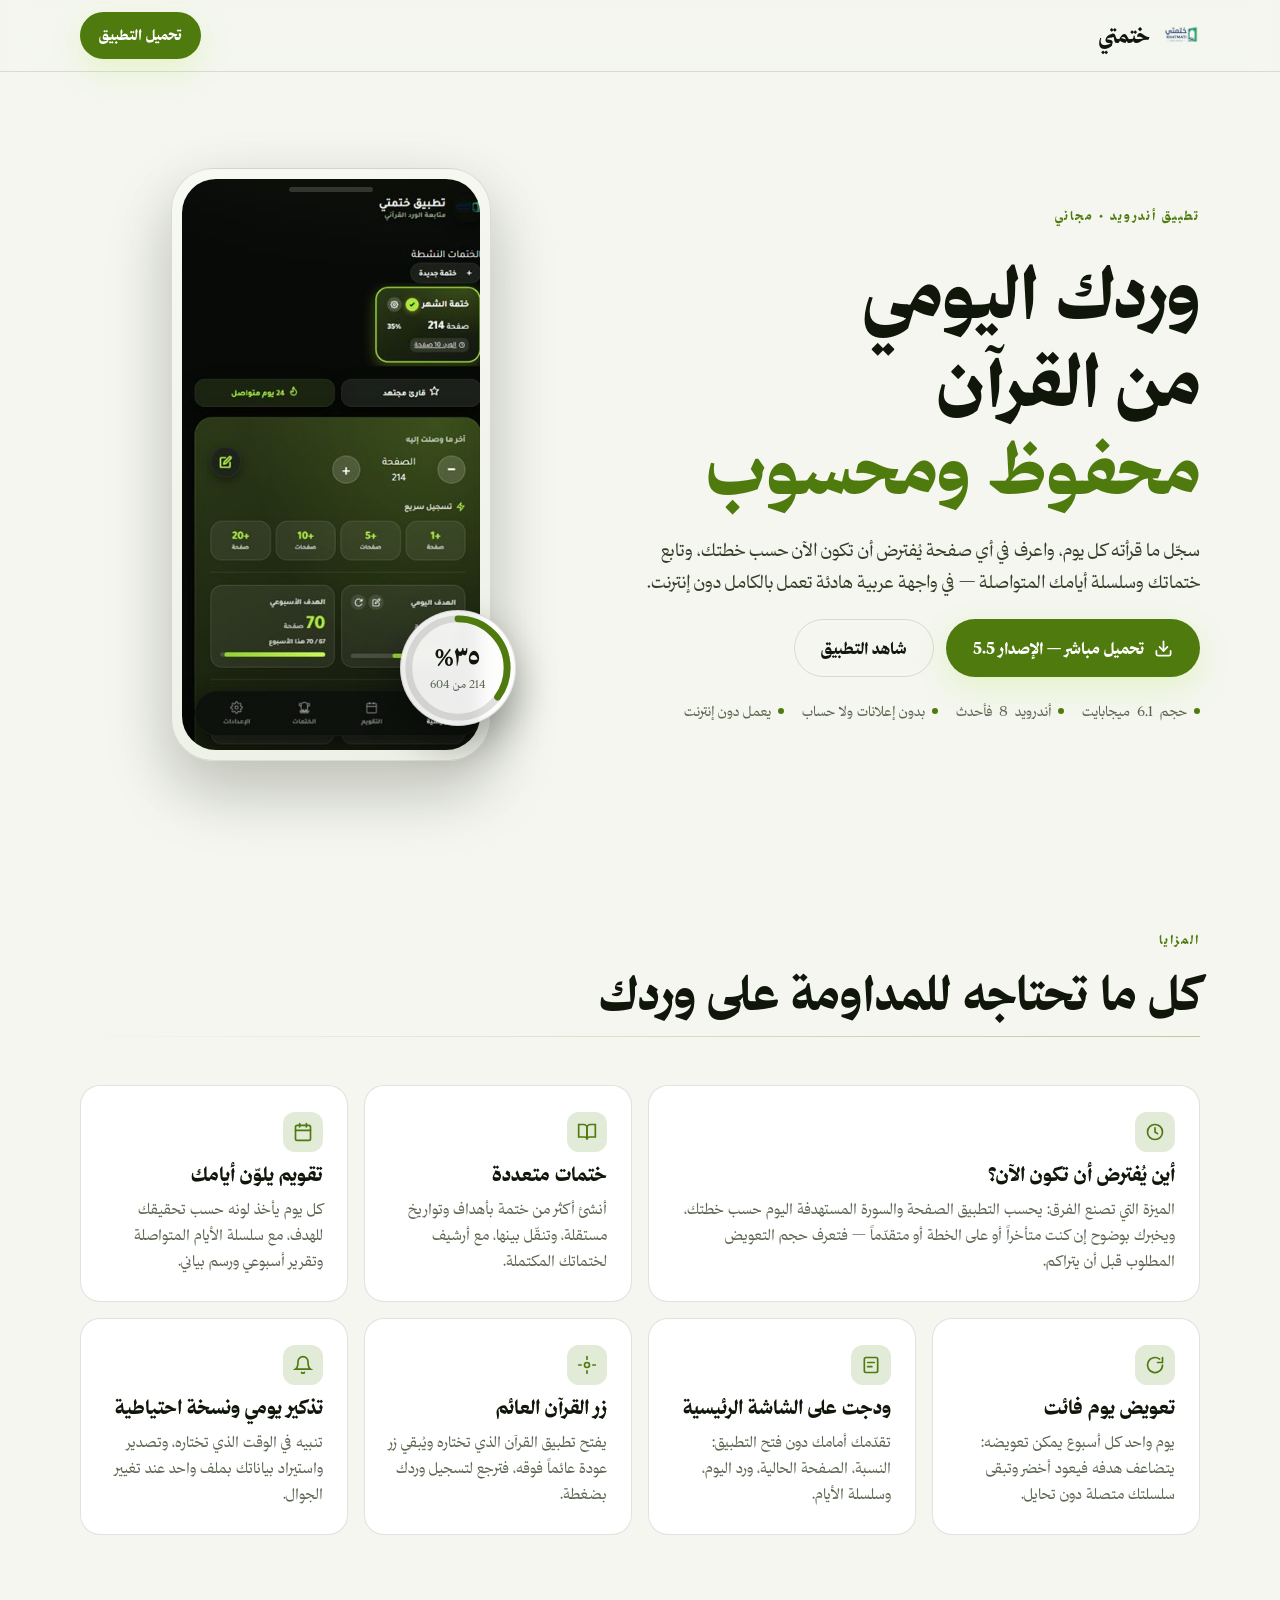
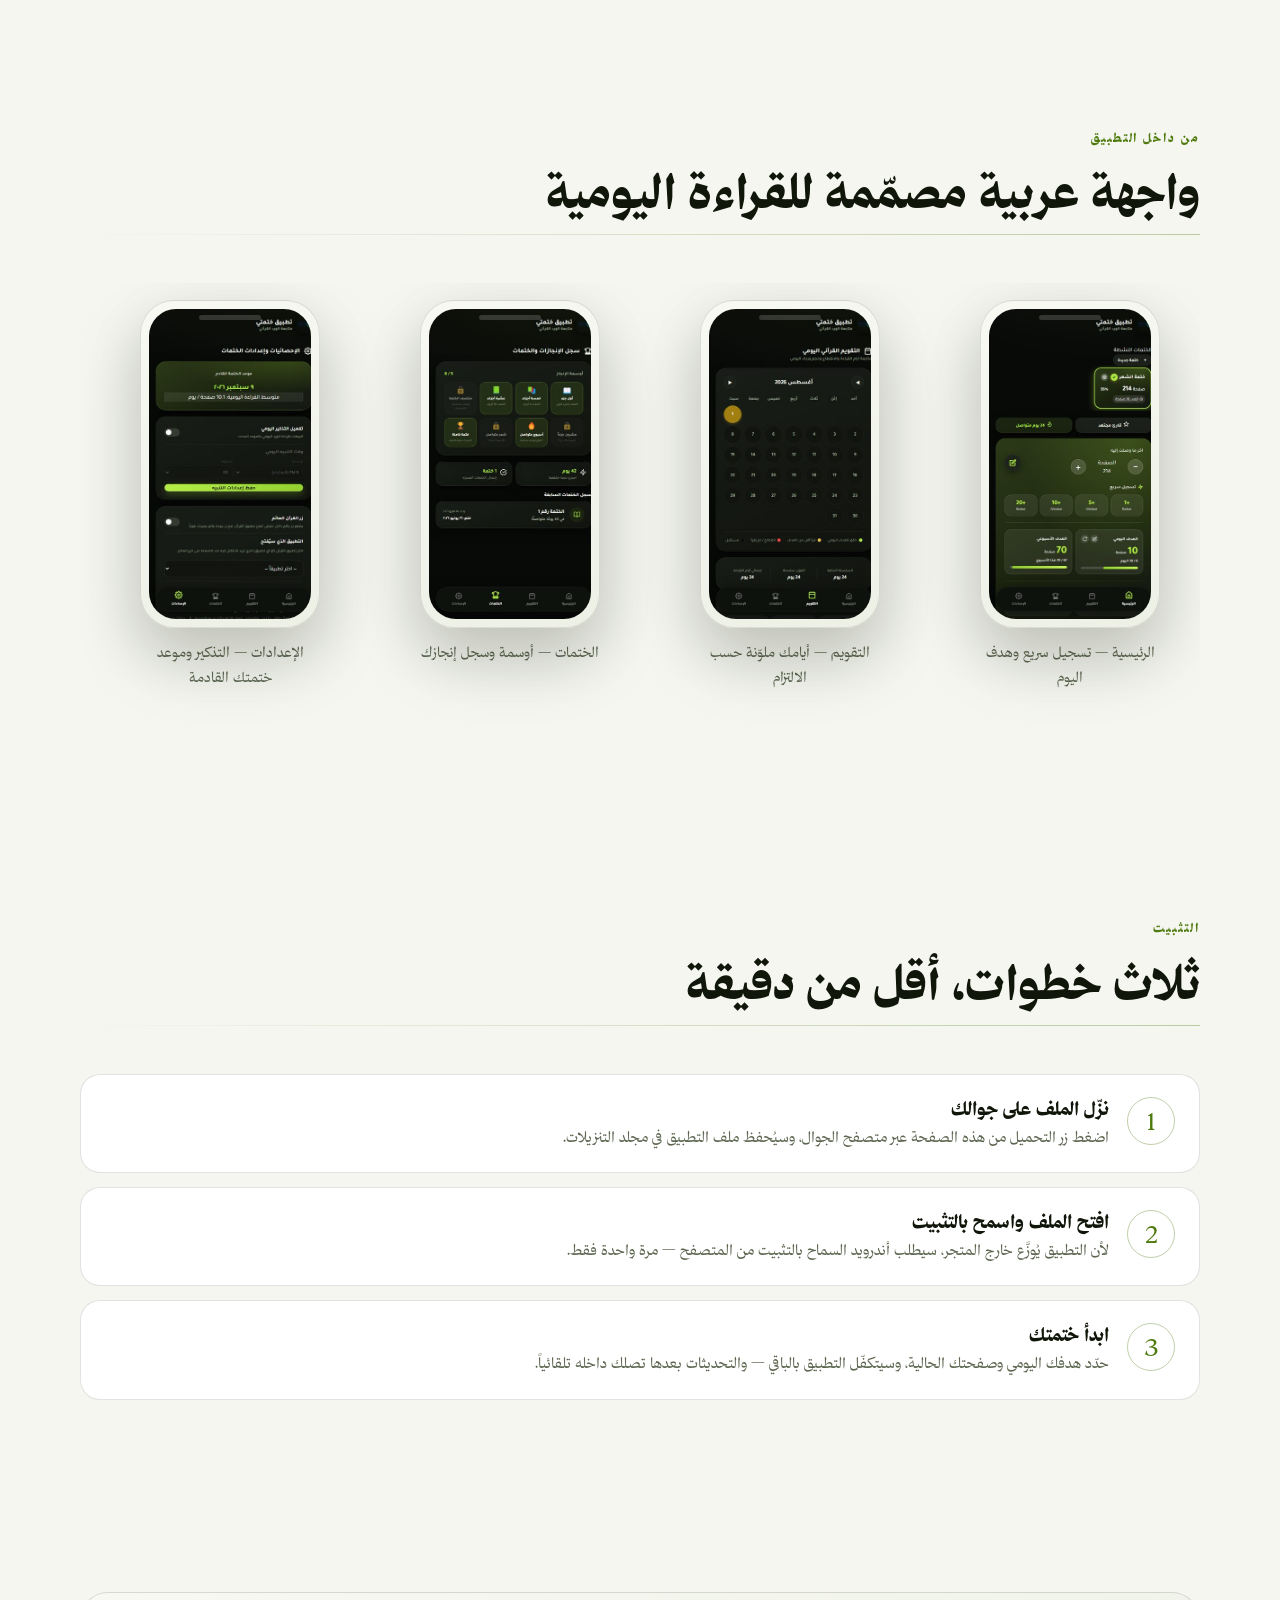
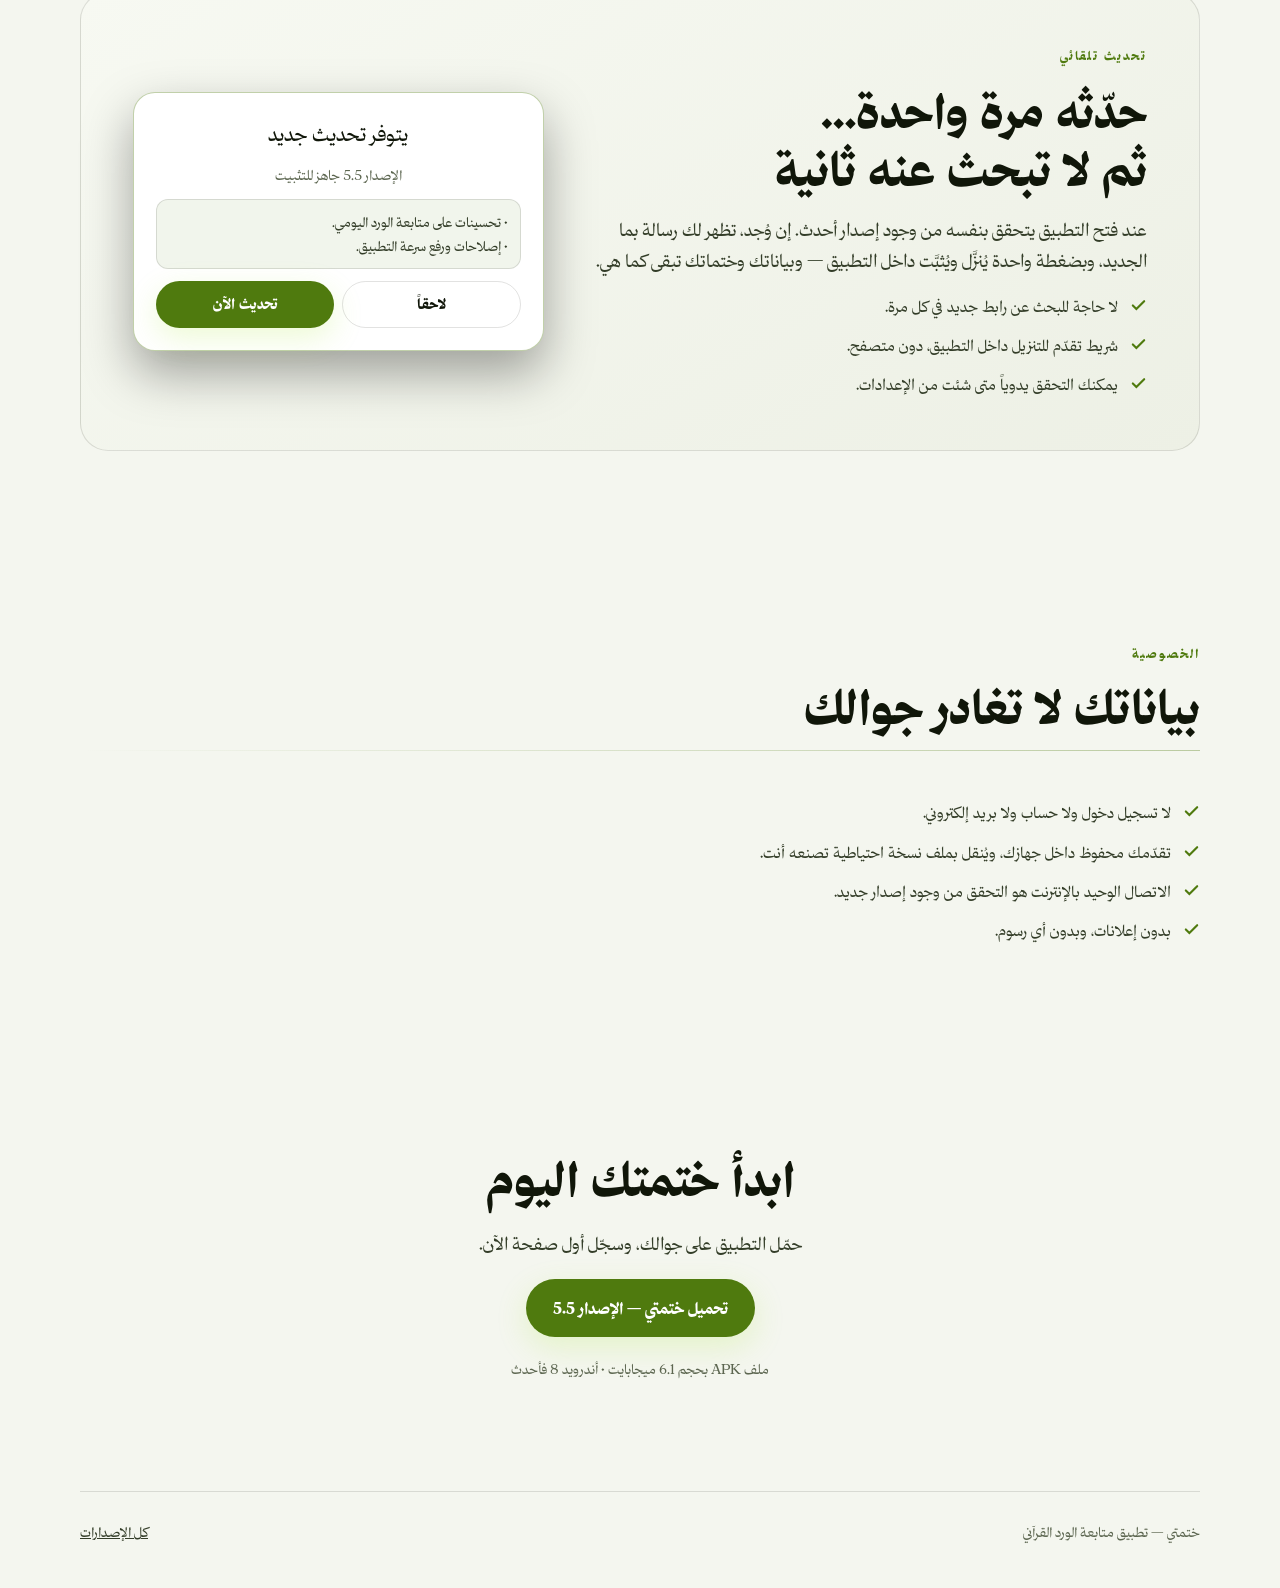
<file: docs/index.html>
<!doctype html>
<html lang="ar" dir="rtl">
<meta charset="utf-8">
<meta name="viewport" content="width=device-width, initial-scale=1">
<meta name="theme-color" content="#070907">

<title>ختمتي — تطبيق متابعة الورد القرآني</title>
<meta name="description" content="تطبيق أندرويد مجاني لمتابعة وردك اليومي من القرآن وإدارة ختماتك. تحميل مباشر.">

<link rel="preload" href="fonts/thmanyahseriftext-Regular.woff2" as="font" type="font/woff2" crossorigin>
<link rel="preload" href="fonts/thmanyahseriftext-Black.woff2" as="font" type="font/woff2" crossorigin>

<style>
@font-face {
    font-family: "Thmanyah";
    src: url("fonts/thmanyahseriftext-Regular.woff2") format("woff2");
    font-weight: 400;
    font-style: normal;
    font-display: swap;
}

@font-face {
    /* headings and anything at 700 land here — no synthetic bolding */
    font-family: "Thmanyah";
    src: url("fonts/thmanyahseriftext-Black.woff2") format("woff2");
    font-weight: 700 900;
    font-style: normal;
    font-display: swap;
}

:root {
    /* Ground and ink carry a green bias so the lime never floats free of the page */
    --ground:      #070907;
    --ground-2:    #0C100B;
    --surface:     #12170F;
    --surface-2:   #171D14;
    --ink:         #F1F4EC;
    --ink-soft:    #C3CBB8;
    --muted:       #8D977F;
    --accent:      #ABE83F;
    --accent-ink:  #0A0F06;   /* text placed on the accent */
    --accent-dim:  #6F9C24;
    --line:        rgba(255, 255, 255, 0.09);
    --line-strong: rgba(171, 232, 63, 0.35);
    --glow:        0 0 70px rgba(171, 232, 63, 0.16);

    --serif: "Thmanyah", "Traditional Arabic", "Noto Naskh Arabic", "Amiri", "Scheherazade New", serif;
    --sans:  "Thmanyah", "Segoe UI", "Noto Sans Arabic", "Tajawal", Tahoma, system-ui, sans-serif;

    --measure: 62ch;
    --radius: 20px;
}

@media (prefers-color-scheme: light) {
    :root {
        --ground:      #F4F6EF;
        --ground-2:    #EDF0E5;
        --surface:     #FFFFFF;
        --surface-2:   #F7F9F2;
        --ink:         #101609;
        --ink-soft:    #333D28;
        --muted:       #5C6650;
        --accent:      #4F7A0E;
        --accent-ink:  #FFFFFF;
        --accent-dim:  #86B531;
        --line:        rgba(16, 22, 9, 0.12);
        --line-strong: rgba(79, 122, 14, 0.35);
        --glow:        0 24px 60px rgba(16, 22, 9, 0.10);
    }
}

/* The viewer's own toggle must win over the OS preference, both directions */
:root[data-theme="light"] {
    --ground:      #F4F6EF;
    --ground-2:    #EDF0E5;
    --surface:     #FFFFFF;
    --surface-2:   #F7F9F2;
    --ink:         #101609;
    --ink-soft:    #333D28;
    --muted:       #5C6650;
    --accent:      #4F7A0E;
    --accent-ink:  #FFFFFF;
    --accent-dim:  #86B531;
    --line:        rgba(16, 22, 9, 0.12);
    --line-strong: rgba(79, 122, 14, 0.35);
    --glow:        0 24px 60px rgba(16, 22, 9, 0.10);
}

:root[data-theme="dark"] {
    --ground:      #070907;
    --ground-2:    #0C100B;
    --surface:     #12170F;
    --surface-2:   #171D14;
    --ink:         #F1F4EC;
    --ink-soft:    #C3CBB8;
    --muted:       #8D977F;
    --accent:      #ABE83F;
    --accent-ink:  #0A0F06;
    --accent-dim:  #6F9C24;
    --line:        rgba(255, 255, 255, 0.09);
    --line-strong: rgba(171, 232, 63, 0.35);
    --glow:        0 0 70px rgba(171, 232, 63, 0.16);
}

* { box-sizing: border-box; }

html {
    direction: rtl;
    scroll-behavior: smooth;
}

body {
    margin: 0;
    overflow-x: hidden;   /* the hero badge sits slightly outside the frame */
    background:
        radial-gradient(1100px 520px at 78% -8%, rgba(171, 232, 63, 0.10), transparent 62%),
        var(--ground);
    color: var(--ink);
    font-family: var(--sans);
    font-size: 17px;
    line-height: 1.75;
    -webkit-font-smoothing: antialiased;
}

.wrap {
    width: min(1120px, 92vw);
    margin-inline: auto;
}

/* ---------- Type scale ---------- */
h1, h2, h3 {
    font-family: var(--serif);
    font-weight: 700;
    line-height: 1.25;
    text-wrap: balance;
    margin: 0;
}

h1 { font-size: clamp(2.6rem, 6.5vw, 4.4rem); letter-spacing: -0.01em; }
h2 { font-size: clamp(1.9rem, 4vw, 2.9rem); }
h3 { font-size: 1.35rem; }

p { margin: 0; max-width: var(--measure); }

.eyebrow {
    font-family: var(--sans);
    font-size: 0.76rem;
    font-weight: 700;
    letter-spacing: 0.16em;
    color: var(--accent);
    text-transform: uppercase;
}

.lede { font-size: 1.12rem; color: var(--ink-soft); }
.small { font-size: 0.86rem; color: var(--muted); }

.num { font-variant-numeric: tabular-nums; }

/* ---------- Header ---------- */
.topbar {
    position: sticky;
    top: 0;
    z-index: 20;
    backdrop-filter: blur(14px);
    background: color-mix(in srgb, var(--ground) 82%, transparent);
    border-bottom: 1px solid var(--line);
}

.topbar-in {
    display: flex;
    align-items: center;
    justify-content: space-between;
    gap: 16px;
    padding: 12px 0;
}

.brand {
    display: flex;
    align-items: center;
    gap: 12px;
    font-family: var(--serif);
    font-size: 1.3rem;
    font-weight: 700;
}

.brand img {
    width: 38px;
    height: 38px;
    border-radius: 11px;
}

/* ---------- Buttons ---------- */
.btn {
    display: inline-flex;
    align-items: center;
    justify-content: center;
    gap: 10px;
    padding: 14px 26px;
    border-radius: 999px;
    font-family: var(--sans);
    font-size: 1rem;
    font-weight: 700;
    text-decoration: none;
    border: 1px solid transparent;
    transition: transform 0.18s ease, box-shadow 0.18s ease, background-color 0.18s ease;
}

.btn-primary {
    background: var(--accent);
    color: var(--accent-ink);
    box-shadow: 0 10px 30px rgba(171, 232, 63, 0.22);
}

.btn-primary:hover { transform: translateY(-2px); box-shadow: 0 16px 40px rgba(171, 232, 63, 0.30); }

.btn-ghost {
    background: transparent;
    color: var(--ink);
    border-color: var(--line);
}

.btn-ghost:hover { border-color: var(--line-strong); transform: translateY(-2px); }

.btn-sm { padding: 10px 18px; font-size: 0.9rem; }

a:focus-visible, button:focus-visible {
    outline: 2px solid var(--accent);
    outline-offset: 3px;
}

/* ---------- Hero ---------- */
.hero {
    display: grid;
    grid-template-columns: 1.05fr 0.95fr;
    gap: clamp(28px, 5vw, 72px);
    align-items: center;
    padding: clamp(48px, 8vw, 96px) 0 clamp(40px, 6vw, 72px);
}

.hero-copy { display: flex; flex-direction: column; gap: 22px; align-items: flex-start; }

.hero h1 .accent { color: var(--accent); }

.cta-row { display: flex; flex-wrap: wrap; gap: 12px; align-items: center; }

.facts {
    display: flex;
    flex-wrap: wrap;
    gap: 8px 18px;
    padding: 0;
    margin: 0;
    list-style: none;
    font-size: 0.88rem;
    color: var(--muted);
}

.facts li { display: flex; align-items: center; gap: 7px; }

.facts li::before {
    content: "";
    width: 6px;
    height: 6px;
    border-radius: 50%;
    background: var(--accent);
}

/* Device frame holding a real screenshot */
.device {
    position: relative;
    width: min(320px, 78vw);
    margin-inline: auto;
    border-radius: 42px;
    padding: 10px;
    background: linear-gradient(160deg, var(--surface-2), var(--ground-2));
    border: 1px solid var(--line);
    box-shadow: var(--glow), 0 30px 70px rgba(0, 0, 0, 0.45);
}

:root[data-theme="light"] .device,
:root:not([data-theme="dark"]) .device { box-shadow: var(--glow), 0 30px 70px rgba(16, 22, 9, 0.16); }

.device::before {
    content: "";
    position: absolute;
    top: 18px;
    left: 50%;
    transform: translateX(-50%);
    width: 84px;
    height: 5px;
    border-radius: 99px;
    background: rgba(255, 255, 255, 0.16);
    z-index: 2;
}

.device img {
    display: block;
    width: 100%;
    border-radius: 34px;
}

/* The progress arc: the app's own 604-page counter, animated on load */
.arc-badge {
    position: absolute;
    inset-inline-start: -26px;
    bottom: 34px;
    width: 116px;
    height: 116px;
    border-radius: 50%;
    display: grid;
    place-items: center;
    background: color-mix(in srgb, var(--surface) 92%, transparent);
    border: 1px solid var(--line);
    box-shadow: 0 18px 40px rgba(0, 0, 0, 0.35);
    backdrop-filter: blur(8px);
}

.arc-badge svg { position: absolute; inset: 0; transform: rotate(-90deg); }

.arc-track { fill: none; stroke: var(--line); stroke-width: 7; }

.arc-fill {
    fill: none;
    stroke: var(--accent);
    stroke-width: 7;
    stroke-linecap: round;
    stroke-dasharray: 314;
    stroke-dashoffset: 314;
    animation: arc-in 1.8s 0.4s cubic-bezier(0.16, 1, 0.3, 1) forwards;
}

@keyframes arc-in { to { stroke-dashoffset: 204; } }

.arc-text { text-align: center; line-height: 1.2; }
.arc-text b { display: block; font-size: 1.5rem; font-family: var(--serif); }
.arc-text span { font-size: 0.68rem; color: var(--muted); }

/* ---------- Sections ---------- */
section { padding: clamp(52px, 8vw, 96px) 0; }

.section-head { display: flex; flex-direction: column; gap: 14px; margin-bottom: clamp(28px, 4vw, 48px); }

.rule {
    height: 1px;
    background: linear-gradient(to left, var(--line-strong), transparent);
    border: 0;
    margin: 0;
}

/* ---------- Features ---------- */
.features {
    display: grid;
    grid-template-columns: repeat(auto-fit, minmax(260px, 1fr));
    gap: 16px;
}

.feature {
    background: var(--surface);
    border: 1px solid var(--line);
    border-radius: var(--radius);
    padding: 26px 24px;
    display: flex;
    flex-direction: column;
    gap: 10px;
    transition: border-color 0.2s ease, transform 0.2s ease;
}

.feature:hover { border-color: var(--line-strong); transform: translateY(-3px); }

.feature h3 { font-size: 1.2rem; }
.feature p { font-size: 0.94rem; color: var(--muted); }

.feature .mark {
    width: 40px;
    height: 40px;
    border-radius: 12px;
    display: grid;
    place-items: center;
    background: color-mix(in srgb, var(--accent) 16%, transparent);
    color: var(--accent);
}

.feature.wide { grid-column: span 2; }

@media (max-width: 720px) { .feature.wide { grid-column: span 1; } }

/* ---------- Screenshot rail ---------- */
.rail {
    display: grid;
    grid-auto-flow: column;
    grid-auto-columns: min(260px, 68vw);
    gap: 20px;
    overflow-x: auto;
    padding-bottom: 18px;
    scroll-snap-type: x mandatory;
}

.shot { scroll-snap-align: center; display: flex; flex-direction: column; gap: 12px; }

.shot .device { width: 100%; border-radius: 34px; padding: 8px; }
.shot .device::before { width: 62px; top: 14px; }
.shot .device img { border-radius: 27px; }
.shot figcaption { text-align: center; font-size: 0.9rem; color: var(--muted); }

/* ---------- Install steps: a real sequence, so it is numbered ---------- */
.steps { display: grid; gap: 14px; counter-reset: step; }

.step {
    display: grid;
    grid-template-columns: auto 1fr;
    gap: 18px;
    align-items: start;
    background: var(--surface);
    border: 1px solid var(--line);
    border-radius: var(--radius);
    padding: 22px 24px;
}

.step::before {
    counter-increment: step;
    content: counter(step);
    font-family: var(--serif);
    font-size: 1.5rem;
    color: var(--accent);
    width: 46px;
    height: 46px;
    border-radius: 50%;
    display: grid;
    place-items: center;
    border: 1px solid var(--line-strong);
    font-variant-numeric: tabular-nums;
}

.step h3 { font-size: 1.15rem; margin-bottom: 4px; }
.step p { font-size: 0.94rem; color: var(--muted); }

/* ---------- Update band ---------- */
.band {
    background: linear-gradient(150deg, var(--surface-2), var(--ground-2));
    border: 1px solid var(--line);
    border-radius: 28px;
    padding: clamp(28px, 5vw, 52px);
    display: grid;
    grid-template-columns: 1.15fr 0.85fr;
    gap: clamp(24px, 4vw, 48px);
    align-items: center;
}

.mock-dialog {
    background: var(--surface);
    border: 1px solid var(--line-strong);
    border-radius: 22px;
    padding: 22px;
    text-align: center;
    display: flex;
    flex-direction: column;
    gap: 12px;
    box-shadow: 0 22px 50px rgba(0, 0, 0, 0.35);
}

.mock-dialog .title { font-family: var(--serif); font-size: 1.3rem; }
.mock-dialog .notes {
    background: color-mix(in srgb, var(--accent) 8%, transparent);
    border: 1px solid var(--line);
    border-radius: 12px;
    padding: 10px 12px;
    font-size: 0.85rem;
    color: var(--ink-soft);
    text-align: start;
}
.mock-dialog .row { display: flex; gap: 8px; }
.mock-dialog .row > * { flex: 1; }

/* ---------- Privacy list ---------- */
.checks { display: grid; gap: 12px; padding: 0; margin: 0; list-style: none; }

.checks li {
    display: grid;
    grid-template-columns: auto 1fr;
    gap: 12px;
    align-items: start;
    font-size: 0.97rem;
    color: var(--ink-soft);
}

.checks svg { color: var(--accent); margin-top: 4px; }

/* ---------- Final CTA + footer ---------- */
.final {
    text-align: center;
    display: flex;
    flex-direction: column;
    align-items: center;
    gap: 20px;
    padding: clamp(56px, 9vw, 110px) 0;
}

.final p { margin-inline: auto; }

footer {
    border-top: 1px solid var(--line);
    padding: 28px 0 44px;
    display: flex;
    flex-wrap: wrap;
    gap: 12px;
    justify-content: space-between;
    align-items: center;
    color: var(--muted);
    font-size: 0.86rem;
}

footer a { color: var(--ink-soft); }

/* ---------- Reveal on scroll ---------- */
.reveal { opacity: 0; transform: translateY(22px); transition: opacity 0.7s ease, transform 0.7s cubic-bezier(0.16, 1, 0.3, 1); }
.reveal.in { opacity: 1; transform: none; }

@media (prefers-reduced-motion: reduce) {
    html { scroll-behavior: auto; }
    .reveal { opacity: 1; transform: none; transition: none; }
    .arc-fill { animation: none; stroke-dashoffset: 204; }
}

@media (max-width: 880px) {
    .hero, .band { grid-template-columns: 1fr; }
    .hero-copy { align-items: center; text-align: center; }
    .hero-copy p { margin-inline: auto; }
    .facts { justify-content: center; }
    .arc-badge { inset-inline-start: 10px; width: 96px; height: 96px; }
}

/* Phones: buy back horizontal room and let the CTAs go full width */
@media (max-width: 560px) {
    body { font-size: 16px; }
    .wrap { width: min(1120px, 94vw); }

    .topbar-in { gap: 10px; }
    .brand span { font-size: 1rem; }
    .btn-sm { padding: 9px 15px; font-size: 0.84rem; }

    .cta-row { flex-direction: column; align-items: stretch; }
    .cta-row .btn { justify-content: center; width: 100%; }

    .facts { gap: 6px 14px; font-size: 0.82rem; }
    .feature, .step { padding: 20px 18px; }
    .step { gap: 12px; }
    .arc-badge { inset-inline-start: 4px; bottom: 20px; width: 84px; height: 84px; }
    .arc-text b { font-size: 1.25rem; }
}
</style>

<header class="topbar">
    <div class="wrap topbar-in">
        <div class="brand">
            <img src="[data-uri]" alt="شعار تطبيق ختمتي">
            <span>ختمتي</span>
        </div>
        <a class="btn btn-primary btn-sm" href="https://github.com/rnan9909-afk/quran-khatmah-tracker/releases/download/v5.5/khatmati-5.5.apk">تحميل التطبيق</a>
    </div>
</header>

<main>
    <div class="wrap">
        <!-- Hero -->
        <section class="hero" id="top">
            <div class="hero-copy">
                <span class="eyebrow">تطبيق أندرويد • مجاني</span>
                <h1>وردك اليومي من القرآن<br><span class="accent">محفوظ ومحسوب</span></h1>
                <p class="lede">
                    سجّل ما قرأته كل يوم، واعرف في أي صفحة يُفترض أن تكون الآن حسب خطتك،
                    وتابع ختماتك وسلسلة أيامك المتواصلة — في واجهة عربية هادئة تعمل بالكامل دون إنترنت.
                </p>
                <div class="cta-row">
                    <a class="btn btn-primary" href="https://github.com/rnan9909-afk/quran-khatmah-tracker/releases/download/v5.5/khatmati-5.5.apk">
                        <svg width="19" height="19" viewBox="0 0 24 24" fill="none" stroke="currentColor" stroke-width="2.2" stroke-linecap="round" stroke-linejoin="round" aria-hidden="true">
                            <path d="M21 15v4a2 2 0 0 1-2 2H5a2 2 0 0 1-2-2v-4"></path>
                            <polyline points="7 10 12 15 17 10"></polyline>
                            <line x1="12" y1="15" x2="12" y2="3"></line>
                        </svg>
                        تحميل مباشر — الإصدار 5.5
                    </a>
                    <a class="btn btn-ghost" href="#screens">شاهد التطبيق</a>
                </div>
                <ul class="facts">
                    <li>حجم <span class="num">6.1</span> ميجابايت</li>
                    <li>أندرويد <span class="num">8</span> فأحدث</li>
                    <li>بدون إعلانات ولا حساب</li>
                    <li>يعمل دون إنترنت</li>
                </ul>
            </div>

            <div class="device">
                <img src="[data-uri]" alt="الشاشة الرئيسية لتطبيق ختمتي تعرض الصفحة الحالية والهدف اليومي">
                <div class="arc-badge" aria-hidden="true">
                    <svg viewBox="0 0 116 116">
                        <circle class="arc-track" cx="58" cy="58" r="50"></circle>
                        <circle class="arc-fill" cx="58" cy="58" r="50"></circle>
                    </svg>
                    <div class="arc-text">
                        <b class="num">٣٥٪</b>
                        <span class="num">214 من 604</span>
                    </div>
                </div>
            </div>
        </section>

        <!-- Features -->
        <section id="features">
            <div class="section-head reveal">
                <span class="eyebrow">المزايا</span>
                <h2>كل ما تحتاجه للمداومة على وردك</h2>
                <hr class="rule">
            </div>

            <div class="features">
                <article class="feature wide reveal">
                    <span class="mark" aria-hidden="true">
                        <svg width="20" height="20" viewBox="0 0 24 24" fill="none" stroke="currentColor" stroke-width="2" stroke-linecap="round"><circle cx="12" cy="12" r="9"></circle><polyline points="12 7 12 12 15 14"></polyline></svg>
                    </span>
                    <h3>أين يُفترض أن تكون الآن؟</h3>
                    <p>
                        الميزة التي تصنع الفرق: يحسب التطبيق الصفحة والسورة المستهدفة اليوم حسب خطتك،
                        ويخبرك بوضوح إن كنت متأخراً أو على الخطة أو متقدّماً — فتعرف حجم التعويض المطلوب قبل أن يتراكم.
                    </p>
                </article>

                <article class="feature reveal">
                    <span class="mark" aria-hidden="true">
                        <svg width="20" height="20" viewBox="0 0 24 24" fill="none" stroke="currentColor" stroke-width="2" stroke-linecap="round"><path d="M2 3h6a4 4 0 0 1 4 4v14a3 3 0 0 0-3-3H2z"></path><path d="M22 3h-6a4 4 0 0 0-4 4v14a3 3 0 0 1 3-3h7z"></path></svg>
                    </span>
                    <h3>ختمات متعددة</h3>
                    <p>أنشئ أكثر من ختمة بأهداف وتواريخ مستقلة، وتنقّل بينها، مع أرشيف لختماتك المكتملة.</p>
                </article>

                <article class="feature reveal">
                    <span class="mark" aria-hidden="true">
                        <svg width="20" height="20" viewBox="0 0 24 24" fill="none" stroke="currentColor" stroke-width="2" stroke-linecap="round"><rect x="3" y="4" width="18" height="18" rx="2"></rect><line x1="3" y1="10" x2="21" y2="10"></line><line x1="8" y1="2" x2="8" y2="6"></line><line x1="16" y1="2" x2="16" y2="6"></line></svg>
                    </span>
                    <h3>تقويم يلوّن أيامك</h3>
                    <p>كل يوم يأخذ لونه حسب تحقيقك للهدف، مع سلسلة الأيام المتواصلة وتقرير أسبوعي ورسم بياني.</p>
                </article>

                <article class="feature reveal">
                    <span class="mark" aria-hidden="true">
                        <svg width="20" height="20" viewBox="0 0 24 24" fill="none" stroke="currentColor" stroke-width="2" stroke-linecap="round"><path d="M21 12a9 9 0 1 1-3.5-7.1"></path><polyline points="21 3 21 9 15 9"></polyline></svg>
                    </span>
                    <h3>تعويض يوم فائت</h3>
                    <p>يوم واحد كل أسبوع يمكن تعويضه: يتضاعف هدفه فيعود أخضر وتبقى سلسلتك متصلة دون تحايل.</p>
                </article>

                <article class="feature reveal">
                    <span class="mark" aria-hidden="true">
                        <svg width="20" height="20" viewBox="0 0 24 24" fill="none" stroke="currentColor" stroke-width="2" stroke-linecap="round"><rect x="4" y="3" width="16" height="18" rx="2"></rect><line x1="8" y1="9" x2="16" y2="9"></line><line x1="8" y1="14" x2="13" y2="14"></line></svg>
                    </span>
                    <h3>ودجت على الشاشة الرئيسية</h3>
                    <p>تقدّمك أمامك دون فتح التطبيق: النسبة، الصفحة الحالية، ورد اليوم، وسلسلة الأيام.</p>
                </article>

                <article class="feature reveal">
                    <span class="mark" aria-hidden="true">
                        <svg width="20" height="20" viewBox="0 0 24 24" fill="none" stroke="currentColor" stroke-width="2" stroke-linecap="round"><circle cx="12" cy="12" r="3"></circle><path d="M12 2v3M12 19v3M2 12h3M19 12h3"></path></svg>
                    </span>
                    <h3>زر القرآن العائم</h3>
                    <p>يفتح تطبيق القرآن الذي تختاره ويُبقي زر عودة عائماً فوقه، فترجع لتسجيل وردك بضغطة.</p>
                </article>

                <article class="feature reveal">
                    <span class="mark" aria-hidden="true">
                        <svg width="20" height="20" viewBox="0 0 24 24" fill="none" stroke="currentColor" stroke-width="2" stroke-linecap="round"><path d="M18 8a6 6 0 1 0-12 0c0 7-3 9-3 9h18s-3-2-3-9"></path><path d="M13.7 21a2 2 0 0 1-3.4 0"></path></svg>
                    </span>
                    <h3>تذكير يومي ونسخة احتياطية</h3>
                    <p>تنبيه في الوقت الذي تختاره، وتصدير واستيراد بياناتك بملف واحد عند تغيير الجوال.</p>
                </article>
            </div>
        </section>

        <!-- Screens -->
        <section id="screens">
            <div class="section-head reveal">
                <span class="eyebrow">من داخل التطبيق</span>
                <h2>واجهة عربية مصمّمة للقراءة اليومية</h2>
                <hr class="rule">
            </div>

            <div class="rail">
                <figure class="shot reveal">
                    <div class="device"><img src="[data-uri]" alt="الشاشة الرئيسية: الصفحة الحالية والتسجيل السريع والهدف اليومي"></div>
                    <figcaption>الرئيسية — تسجيل سريع وهدف اليوم</figcaption>
                </figure>
                <figure class="shot reveal">
                    <div class="device"><img src="[data-uri]" alt="التقويم القرآني وقد تلوّنت أيام القراءة"></div>
                    <figcaption>التقويم — أيامك ملوّنة حسب الالتزام</figcaption>
                </figure>
                <figure class="shot reveal">
                    <div class="device"><img src="[data-uri]" alt="أوسمة الإنجاز وسجل الختمات السابقة"></div>
                    <figcaption>الختمات — أوسمة وسجل إنجازك</figcaption>
                </figure>
                <figure class="shot reveal">
                    <div class="device"><img src="[data-uri]" alt="الإعدادات: موعد الختمة القادمة والتذكير اليومي والزر العائم"></div>
                    <figcaption>الإعدادات — التذكير وموعد ختمتك القادمة</figcaption>
                </figure>
            </div>
        </section>

        <!-- Install -->
        <section id="install">
            <div class="section-head reveal">
                <span class="eyebrow">التثبيت</span>
                <h2>ثلاث خطوات، أقل من دقيقة</h2>
                <hr class="rule">
            </div>

            <div class="steps">
                <article class="step reveal">
                    <div>
                        <h3>نزّل الملف على جوالك</h3>
                        <p>اضغط زر التحميل من هذه الصفحة عبر متصفح الجوال، وسيُحفظ ملف التطبيق في مجلد التنزيلات.</p>
                    </div>
                </article>
                <article class="step reveal">
                    <div>
                        <h3>افتح الملف واسمح بالتثبيت</h3>
                        <p>لأن التطبيق يُوزَّع خارج المتجر، سيطلب أندرويد السماح بالتثبيت من المتصفح — مرة واحدة فقط.</p>
                    </div>
                </article>
                <article class="step reveal">
                    <div>
                        <h3>ابدأ ختمتك</h3>
                        <p>حدّد هدفك اليومي وصفحتك الحالية، وسيتكفّل التطبيق بالباقي — والتحديثات بعدها تصلك داخله تلقائياً.</p>
                    </div>
                </article>
            </div>
        </section>

        <!-- Auto update -->
        <section id="updates">
            <div class="band reveal">
                <div style="display:flex; flex-direction:column; gap:16px; align-items:flex-start;">
                    <span class="eyebrow">تحديث تلقائي</span>
                    <h2>حدّثه مرة واحدة… ثم لا تبحث عنه ثانية</h2>
                    <p class="lede">
                        عند فتح التطبيق يتحقق بنفسه من وجود إصدار أحدث. إن وُجد، تظهر لك رسالة بما الجديد،
                        وبضغطة واحدة يُنزَّل ويُثبَّت داخل التطبيق — وبياناتك وختماتك تبقى كما هي.
                    </p>
                    <ul class="checks">
                        <li>
                            <svg width="17" height="17" viewBox="0 0 24 24" fill="none" stroke="currentColor" stroke-width="3" stroke-linecap="round"><polyline points="20 6 9 17 4 12"></polyline></svg>
                            <span>لا حاجة للبحث عن رابط جديد في كل مرة.</span>
                        </li>
                        <li>
                            <svg width="17" height="17" viewBox="0 0 24 24" fill="none" stroke="currentColor" stroke-width="3" stroke-linecap="round"><polyline points="20 6 9 17 4 12"></polyline></svg>
                            <span>شريط تقدّم للتنزيل داخل التطبيق، دون متصفح.</span>
                        </li>
                        <li>
                            <svg width="17" height="17" viewBox="0 0 24 24" fill="none" stroke="currentColor" stroke-width="3" stroke-linecap="round"><polyline points="20 6 9 17 4 12"></polyline></svg>
                            <span>يمكنك التحقق يدوياً متى شئت من الإعدادات.</span>
                        </li>
                    </ul>
                </div>

                <div class="mock-dialog" aria-hidden="true">
                    <span class="title">يتوفر تحديث جديد</span>
                    <span class="small num">الإصدار 5.5 جاهز للتثبيت</span>
                    <div class="notes">• تحسينات على متابعة الورد اليومي.<br>• إصلاحات ورفع سرعة التطبيق.</div>
                    <div class="row">
                        <span class="btn btn-ghost btn-sm">لاحقاً</span>
                        <span class="btn btn-primary btn-sm">تحديث الآن</span>
                    </div>
                </div>
            </div>
        </section>

        <!-- Privacy -->
        <section id="privacy">
            <div class="section-head reveal">
                <span class="eyebrow">الخصوصية</span>
                <h2>بياناتك لا تغادر جوالك</h2>
                <hr class="rule">
            </div>
            <ul class="checks reveal" style="max-width: var(--measure);">
                <li>
                    <svg width="17" height="17" viewBox="0 0 24 24" fill="none" stroke="currentColor" stroke-width="3" stroke-linecap="round"><polyline points="20 6 9 17 4 12"></polyline></svg>
                    <span>لا تسجيل دخول ولا حساب ولا بريد إلكتروني.</span>
                </li>
                <li>
                    <svg width="17" height="17" viewBox="0 0 24 24" fill="none" stroke="currentColor" stroke-width="3" stroke-linecap="round"><polyline points="20 6 9 17 4 12"></polyline></svg>
                    <span>تقدّمك محفوظ داخل جهازك، ويُنقل بملف نسخة احتياطية تصنعه أنت.</span>
                </li>
                <li>
                    <svg width="17" height="17" viewBox="0 0 24 24" fill="none" stroke="currentColor" stroke-width="3" stroke-linecap="round"><polyline points="20 6 9 17 4 12"></polyline></svg>
                    <span>الاتصال الوحيد بالإنترنت هو التحقق من وجود إصدار جديد.</span>
                </li>
                <li>
                    <svg width="17" height="17" viewBox="0 0 24 24" fill="none" stroke="currentColor" stroke-width="3" stroke-linecap="round"><polyline points="20 6 9 17 4 12"></polyline></svg>
                    <span>بدون إعلانات، وبدون أي رسوم.</span>
                </li>
            </ul>
        </section>

        <!-- Final CTA -->
        <section class="final reveal">
            <h2>ابدأ ختمتك اليوم</h2>
            <p class="lede">حمّل التطبيق على جوالك، وسجّل أول صفحة الآن.</p>
            <a class="btn btn-primary" href="https://github.com/rnan9909-afk/quran-khatmah-tracker/releases/download/v5.5/khatmati-5.5.apk">تحميل ختمتي — الإصدار 5.5</a>
            <span class="small num">ملف APK بحجم 6.1 ميجابايت • أندرويد 8 فأحدث</span>
        </section>
    </div>

    <div class="wrap">
        <footer>
            <span>ختمتي — تطبيق متابعة الورد القرآني</span>
            <span><a href="https://github.com/rnan9909-afk/quran-khatmah-tracker/releases">كل الإصدارات</a></span>
        </footer>
    </div>
</main>

<script>
    // Reveal sections as they enter the viewport (no-op for reduced motion users).
    var reduced = window.matchMedia("(prefers-reduced-motion: reduce)").matches;
    var items = document.querySelectorAll(".reveal");

    if (reduced || !("IntersectionObserver" in window)) {
        items.forEach(function (el) { el.classList.add("in"); });
    } else {
        var io = new IntersectionObserver(function (entries) {
            entries.forEach(function (entry) {
                if (entry.isIntersecting) {
                    entry.target.classList.add("in");
                    io.unobserve(entry.target);
                }
            });
        }, { rootMargin: "0px 0px -8% 0px", threshold: 0.12 });

        items.forEach(function (el) { io.observe(el); });

        // Safety net: nothing may stay invisible if the observer never fires.
        setTimeout(function () {
            items.forEach(function (el) { el.classList.add("in"); });
        }, 2500);
    }
</script>
</file>
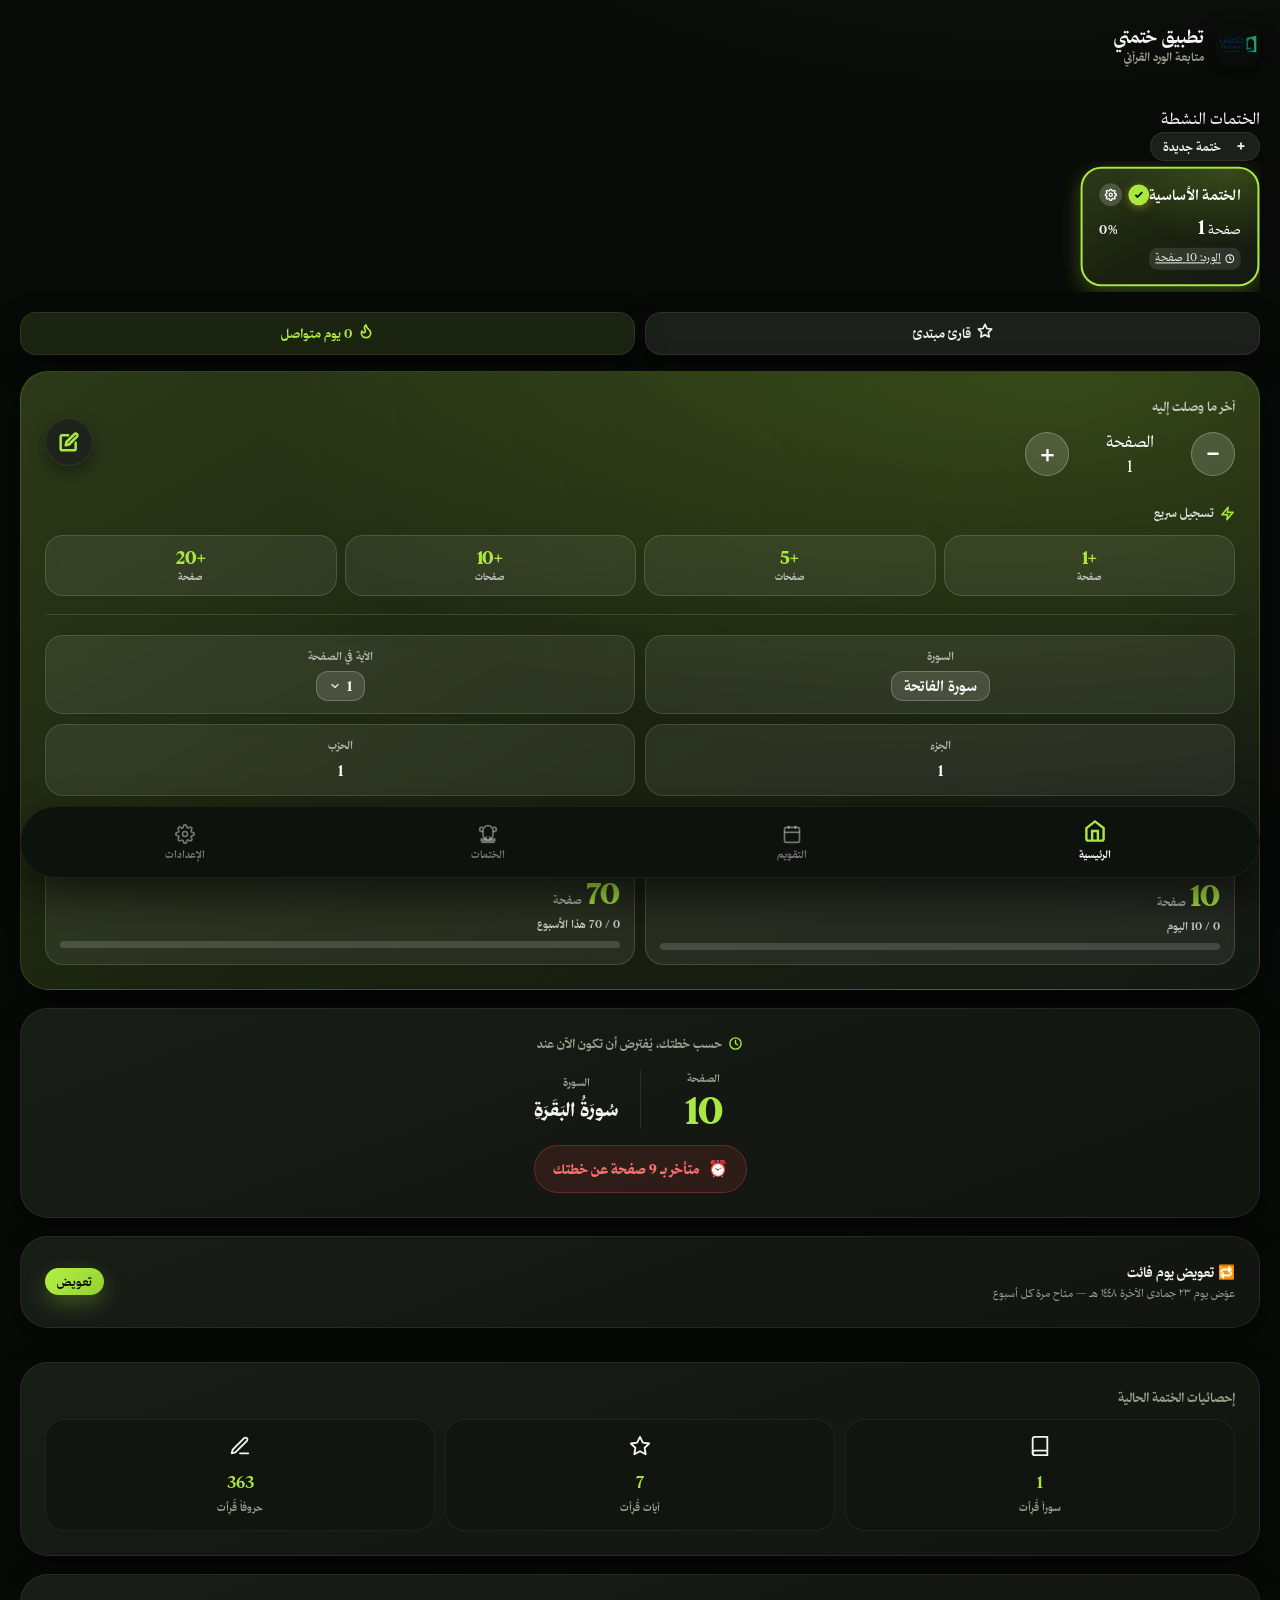
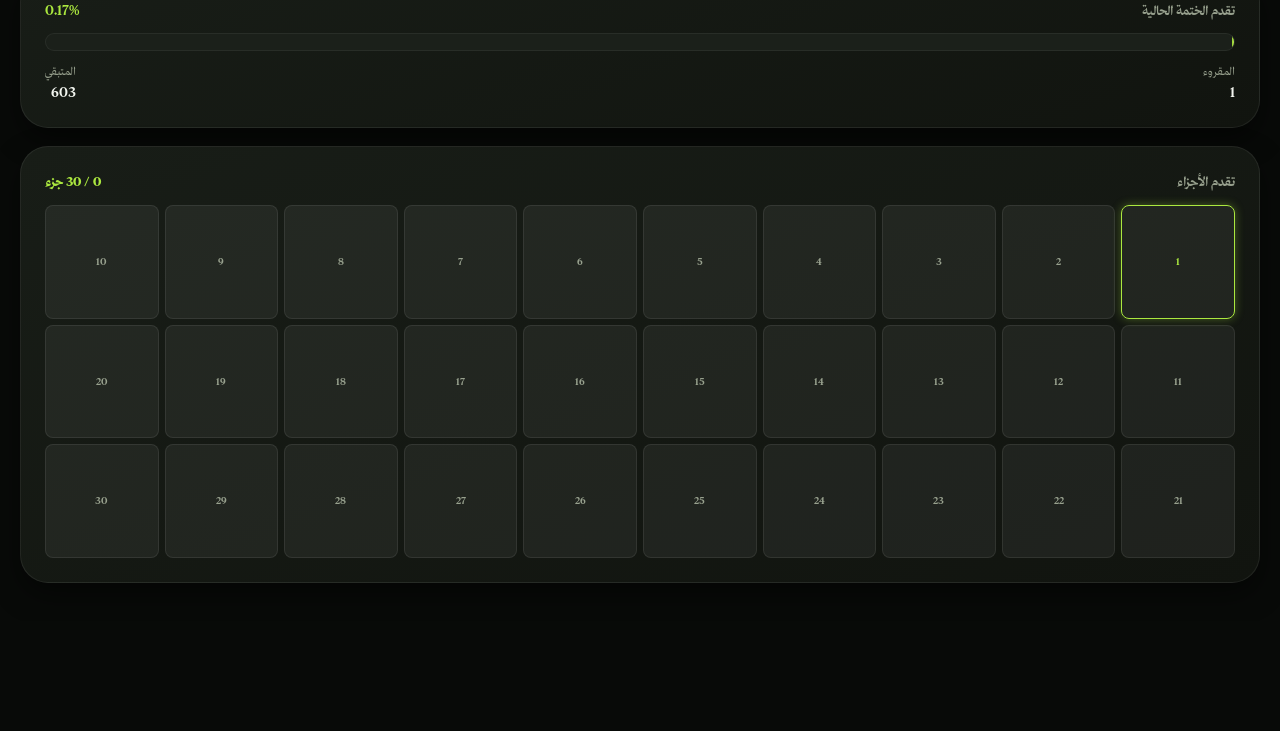
<file: app/src/main/assets/index.html>
<!DOCTYPE html>
<html lang="ar" dir="rtl">
<head>
    <meta charset="UTF-8">
    <meta name="viewport" content="width=device-width, initial-scale=1.0, user-scalable=no, viewport-fit=cover">
    <title>ختمتي - متابعة الورد القرآني</title>
    <script src="fonts.js"></script>
    <link rel="stylesheet" href="style.css">
</head>
<body>
    <!-- App Container -->
    <div class="app-container">
        
        <!-- Header -->
        <header class="app-header">
            <div class="header-pattern"></div>
            <div class="header-content">
                <img class="header-logo-img" src="logo.png" alt="شعار ختمتي">
                <div class="header-text">
                    <h1>تطبيق ختمتي</h1>
                    <p>متابعة الورد القرآني</p>
                </div>
            </div>
        </header>

        <!-- Main Content Area -->
        <!-- Pull-to-refresh indicator (home tab only) -->
        <div class="ptr-indicator" id="ptr-indicator">
            <div class="ptr-circle">
                <svg viewBox="0 0 24 24" width="20" height="20" fill="none" stroke="currentColor" stroke-width="2.5" stroke-linecap="round" stroke-linejoin="round">
                    <path d="M21 12a9 9 0 1 1-3.5-7.1"></path>
                    <polyline points="21 3 21 9 15 9"></polyline>
                </svg>
            </div>
        </div>

        <main class="app-content">

            <!-- Tab 1: Home (الرئيسية) -->
            <section id="tab-home" class="tab-pane active">
                
                <!-- Active Khatmah Selector Row (Curated Horizontal Card layout) -->
                <div class="khatmahs-grid-container">
                    <div class="section-header-row">
                        <span class="section-title-label">الختمات النشطة</span>
                        <button class="btn btn-secondary btn-sm ripple" id="btn-add-khatmah-trigger">
                            <svg viewBox="0 0 24 24" width="12" height="12" fill="none" stroke="currentColor" stroke-width="3.5" style="display:inline-block; vertical-align:middle; margin-left: 4px;">
                                <line x1="12" y1="5" x2="12" y2="19"></line>
                                <line x1="5" y1="12" x2="19" y2="12"></line>
                            </svg>
                            <span>ختمة جديدة</span>
                        </button>
                    </div>
                    <div class="khatmahs-grid" id="khatmahs-active-grid">
                        <!-- Dynamic active Khatmahs cards will load here -->
                    </div>
                </div>

                <!-- Streak & Level Badge -->
                <div class="level-streak-badge-container">
                    <div class="level-badge" id="user-level-badge">
                        <span class="badge-icon">
                            <svg viewBox="0 0 24 24" width="16" height="16" fill="none" stroke="currentColor" stroke-width="2.5" stroke-linecap="round" stroke-linejoin="round">
                                <path d="M12 2l3.09 6.26L22 9.27l-5 4.87 1.18 6.88L12 17.77l-6.18 3.25L7 14.14 2 9.27l6.91-1.01L12 2z"></path>
                            </svg>
                        </span>
                        <span class="badge-text" id="user-level-name">قارئ مبتدئ</span>
                    </div>
                    <div class="streak-badge" id="user-streak-badge">
                        <span class="streak-icon">
                            <svg viewBox="0 0 24 24" width="16" height="16" fill="none" stroke="currentColor" stroke-width="2.5" stroke-linecap="round" stroke-linejoin="round">
                                <path d="M8.5 14.5A2.5 2.5 0 0 0 11 12c0-1.38-.5-2-1-3-1.072-2.143-.224-4.054 2-6 .5 2.5 2 4.9 4 6.5 2 1.6 3 3.5 3 5.5a7 7 0 1 1-14 0c0-1.153.433-2.294 1-3a2.5 2.5 0 0 0 2.5 2.5z"></path>
                            </svg>
                        </span>
                        <span class="streak-text" id="user-streak-val">0 يوم متواصل</span>
                    </div>
                </div>

                <!-- Current Page Card -->
                <div class="card current-page-card">
                    <div class="card-main-row" style="margin-bottom: 15px;">
                        <div class="card-balance-info">
                            <div class="card-title">آخر ما وصلت إليه</div>
                            <div class="page-number-display-interactive">
                                <button class="btn-page-step ripple" id="btn-page-dec" aria-label="الصفحة السابقة">−</button>
                                <div class="page-number-text">
                                    <span class="lbl">الصفحة</span>
                                    <span class="num" id="current-page-val">1</span>
                                </div>
                                <button class="btn-page-step ripple" id="btn-page-inc" aria-label="الصفحة التالية">＋</button>
                            </div>
                        </div>
                        <button class="btn-card-action ripple" id="btn-card-update" aria-label="تحديث الصفحة">
                            <svg viewBox="0 0 24 24" width="20" height="20" fill="none" stroke="currentColor" stroke-width="3" stroke-linecap="round" stroke-linejoin="round">
                                <path d="M11 4H4a2 2 0 0 0-2 2v14a2 2 0 0 0 2 2h14a2 2 0 0 0 2-2v-7" />
                                <path d="M18.5 2.5a2.121 2.121 0 1 1 3 3L12 15l-4 1 1-4Z" />
                            </svg>
                        </button>
                    </div>

                    <!-- Quick Register (moved above the daily goal, modern glass design) -->
                    <div class="quick-register">
                        <div class="quick-register-label">
                            <svg viewBox="0 0 24 24" fill="none" stroke="currentColor" stroke-width="2.4" stroke-linecap="round" stroke-linejoin="round">
                                <polygon points="13 2 3 14 12 14 11 22 21 10 12 10 13 2"></polygon>
                            </svg>
                            <span>تسجيل سريع</span>
                        </div>
                        <div class="quick-register-grid">
                            <button class="quick-reg-btn ripple" data-inc="1"><span class="qr-num">+1</span><span class="qr-unit">صفحة</span></button>
                            <button class="quick-reg-btn ripple" data-inc="5"><span class="qr-num">+5</span><span class="qr-unit">صفحات</span></button>
                            <button class="quick-reg-btn ripple" data-inc="10"><span class="qr-num">+10</span><span class="qr-unit">صفحات</span></button>
                            <button class="quick-reg-btn ripple" data-inc="20"><span class="qr-num">+20</span><span class="qr-unit">صفحة</span></button>
                        </div>
                    </div>

                    <div class="page-details-grid">
                        <div class="detail-item">
                            <span class="detail-lbl">السورة</span>
                            <button class="picker-field" id="surah-picker">
                                <span class="picker-field-text" id="surah-picker-text">—</span>
                                <svg class="picker-chevron" viewBox="0 0 24 24" width="12" height="12" fill="none" stroke="currentColor" stroke-width="3" stroke-linecap="round" stroke-linejoin="round"><polyline points="6 9 12 15 18 9"></polyline></svg>
                            </button>
                        </div>
                        <div class="detail-item">
                            <span class="detail-lbl">الآية في الصفحة</span>
                            <button class="picker-field" id="ayah-picker">
                                <span class="picker-field-text" id="ayah-picker-text">1</span>
                                <svg class="picker-chevron" viewBox="0 0 24 24" width="12" height="12" fill="none" stroke="currentColor" stroke-width="3" stroke-linecap="round" stroke-linejoin="round"><polyline points="6 9 12 15 18 9"></polyline></svg>
                            </button>
                        </div>
                        <div class="detail-item">
                            <span class="detail-lbl">الجزء</span>
                            <span class="detail-val" id="juz-val">1</span>
                        </div>
                        <div class="detail-item">
                            <span class="detail-lbl">الحزب</span>
                            <span class="detail-val" id="hizb-val">1</span>
                        </div>
                    </div>

                    <!-- Daily & Weekly Goals — glass boxes -->
                    <div class="goals-glass-wrap">
                        <!-- Daily -->
                        <div class="goal-glass-box">
                            <div class="goal-glass-head">
                                <span class="goal-glass-title">الهدف اليومي</span>
                                <div class="goal-glass-actions">
                                    <button class="goal-glass-icon" id="btn-edit-goal-trigger" aria-label="تعديل الهدف">
                                        <svg viewBox="0 0 24 24" width="13" height="13" fill="none" stroke="currentColor" stroke-width="2.6" stroke-linecap="round" stroke-linejoin="round">
                                            <path d="M11 4H4a2 2 0 0 0-2 2v14a2 2 0 0 0 2 2h14a2 2 0 0 0 2-2v-7" />
                                            <path d="M18.5 2.5a2.121 2.121 0 1 1 3 3L12 15l-4 1 1-4Z" />
                                        </svg>
                                    </button>
                                    <button class="goal-glass-icon" id="btn-reset-today" aria-label="تصفير إنجاز اليوم">
                                        <svg viewBox="0 0 24 24" width="13" height="13" fill="none" stroke="currentColor" stroke-width="2.6" stroke-linecap="round" stroke-linejoin="round">
                                            <path d="M21.5 2v6h-6M21.34 15.57a10 10 0 1 1-.57-8.38l5.67-5.67"></path>
                                        </svg>
                                    </button>
                                </div>
                            </div>
                            <div class="goal-glass-value">
                                <span class="gg-num" id="blue-card-goal-val">10</span>
                                <span class="gg-unit">صفحة</span>
                            </div>
                            <div class="goal-glass-ratio" id="blue-card-progress-ratio">0 / 10 اليوم</div>
                            <div class="goal-glass-bar-wrap">
                                <div class="goal-glass-bar" id="blue-card-progress-bar"></div>
                            </div>
                        </div>

                        <!-- Weekly -->
                        <div class="goal-glass-box">
                            <div class="goal-glass-head">
                                <span class="goal-glass-title">الهدف الأسبوعي</span>
                            </div>
                            <div class="goal-glass-value">
                                <span class="gg-num" id="weekly-card-goal-val">70</span>
                                <span class="gg-unit">صفحة</span>
                            </div>
                            <div class="goal-glass-ratio" id="weekly-card-progress-ratio">0 / 70 هذا الأسبوع</div>
                            <div class="goal-glass-bar-wrap">
                                <div class="goal-glass-bar" id="weekly-card-progress-bar"></div>
                            </div>
                        </div>
                    </div>
                </div>

                <!-- Plan Status Card: where you should be now -->
                <div class="card plan-status-card" id="plan-status-card">
                    <div class="plan-status-label">
                        <svg viewBox="0 0 24 24" fill="none" stroke="currentColor" stroke-width="2.2" stroke-linecap="round" stroke-linejoin="round">
                            <circle cx="12" cy="12" r="9"></circle>
                            <polyline points="12 7 12 12 15 14"></polyline>
                        </svg>
                        <span>حسب خطتك، يُفترض أن تكون الآن عند</span>
                    </div>
                    <div class="plan-status-target">
                        <div class="plan-target-block">
                            <span class="pt-lbl">الصفحة</span>
                            <span class="pt-num" id="plan-expected-page">—</span>
                        </div>
                        <div class="plan-target-divider"></div>
                        <div class="plan-target-block">
                            <span class="pt-lbl">السورة</span>
                            <span class="pt-surah" id="plan-expected-surah">—</span>
                        </div>
                    </div>
                    <div class="plan-status-badge" id="plan-status-badge">
                        <span id="plan-status-icon" class="plan-status-icon">•</span>
                        <span id="plan-status-text">—</span>
                    </div>
                </div>

                <!-- Weekly Makeup Card -->
                <div class="card makeup-card">
                    <div class="settings-row">
                        <div class="settings-info">
                            <span class="setting-title">
                                <span style="margin-left:4px;">🔁</span>تعويض يوم فائت
                            </span>
                            <span class="setting-desc" id="makeup-desc">متاح مرة واحدة كل أسبوع</span>
                        </div>
                        <button class="btn btn-primary btn-sm ripple" id="btn-use-makeup">تعويض</button>
                    </div>
                </div>

                <!-- Main Action Buttons -->
                <div class="action-buttons-group">
                    <button class="btn btn-gold btn-large ripple" id="btn-finish-khatmah" style="display: none;">
                        <svg viewBox="0 0 24 24" width="20" height="20" fill="none" stroke="currentColor" stroke-width="2" stroke-linecap="round" stroke-linejoin="round" style="display: inline-block; vertical-align: middle; margin-left: 8px;">
                            <path d="M6 9H4.5a2.5 2.5 0 0 1 0-5H6"></path>
                            <path d="M18 9h1.5a2.5 2.5 0 0 0 0-5H18"></path>
                            <path d="M4 22h16"></path>
                            <path d="M10 14.66V17c0 .55-.45 1-1 1H4v2h16v-2h-5c-.55 0-1-.45-1-1v-2.34"></path>
                            <path d="M12 2a6 6 0 0 0-6 6v5a6 6 0 0 0 12 0V8a6 6 0 0 0-6-6z"></path>
                        </svg>
                        <span>ختم الختمة الحالية وإضافتها للسجل</span>
                    </button>
                </div>

                <!-- Current Khatmah Stats Card -->
                <div class="card current-khatmah-stats-card">
                    <div class="card-title">إحصائيات الختمة الحالية</div>
                    <div class="stats-grid">
                        <div class="stat-box">
                            <span class="stat-icon">
                                <svg viewBox="0 0 24 24" width="22" height="22" fill="none" stroke="currentColor" stroke-width="2" stroke-linecap="round" stroke-linejoin="round">
                                    <path d="M4 19.5A2.5 2.5 0 0 1 6.5 17H20"></path>
                                    <path d="M6.5 2H20v20H6.5A2.5 2.5 0 0 1 4 19.5v-15A2.5 2.5 0 0 1 6.5 2z"></path>
                                </svg>
                            </span>
                            <div class="stat-number" id="stat-surahs-val">0</div>
                            <div class="stat-label">سوراً قُرِأت</div>
                        </div>
                        <div class="stat-box">
                            <span class="stat-icon">
                                <svg viewBox="0 0 24 24" width="22" height="22" fill="none" stroke="currentColor" stroke-width="2" stroke-linecap="round" stroke-linejoin="round">
                                    <polygon points="12 2 15.09 8.26 22 9.27 17 14.14 18.18 21.02 12 17.77 5.82 21.02 7 14.14 2 9.27 8.91 8.26 12 2"></polygon>
                                </svg>
                            </span>
                            <div class="stat-number" id="stat-ayahs-val">0</div>
                            <div class="stat-label">آيات قُرِأت</div>
                        </div>
                        <div class="stat-box">
                            <span class="stat-icon">
                                <svg viewBox="0 0 24 24" width="22" height="22" fill="none" stroke="currentColor" stroke-width="2" stroke-linecap="round" stroke-linejoin="round">
                                    <path d="M12 20h9"></path>
                                    <path d="M16.5 3.5a2.121 2.121 0 0 1 3 3L7 19l-4 1 1-4L16.5 3.5z"></path>
                                </svg>
                            </span>
                            <div class="stat-number" id="stat-letters-val">0</div>
                            <div class="stat-label">حروفاً قُرِأت</div>
                        </div>
                    </div>
                </div>

                <!-- Completion Progress Card -->
                <div class="card progress-card">
                    <div class="progress-header" style="display: flex; justify-content: space-between; align-items: center; margin-bottom: 12px;">
                        <span class="card-title" style="margin-bottom: 0;">تقدم الختمة الحالية</span>
                        <span class="progress-percentage-text" id="completion-percentage-val" style="font-size: 0.85rem; font-weight: 700; color: var(--accent-color);">0.00%</span>
                    </div>
                    <div class="progress-container">
                        <div class="progress-bar-wrapper">
                            <div class="progress-bar" id="completion-progress-bar"></div>
                        </div>
                    </div>
                    <div class="stats-mini-grid">
                        <div class="mini-stat">
                            <span class="lbl">المقروء</span>
                            <span class="val" id="read-pages-val">0</span>
                        </div>
                        <div class="mini-stat">
                            <span class="lbl">المتبقي</span>
                            <span class="val" id="remaining-pages-val">604</span>
                        </div>
                    </div>
                </div>

                <!-- 30-Juz Progress Card -->
                <div class="card juz-card">
                    <div class="progress-header" style="display:flex; justify-content:space-between; align-items:center; margin-bottom:14px;">
                        <span class="card-title" style="margin-bottom:0;">تقدم الأجزاء</span>
                        <span class="juz-count-text" id="juz-count-text">0 / 30 جزء</span>
                    </div>
                    <div class="juz-grid" id="juz-grid"><!-- 30 segments rendered here --></div>
                </div>
            </section>

            <!-- Tab 2: Calendar (التقويم) -->
            <section id="tab-calendar" class="tab-pane">
                <div class="tab-title-bar">
                    <h2>
                        <svg viewBox="0 0 24 24" width="22" height="22" fill="none" stroke="currentColor" stroke-width="2.2" stroke-linecap="round" stroke-linejoin="round" style="display:inline-block; vertical-align:middle; margin-left:8px;">
                            <rect x="3" y="4" width="18" height="18" rx="2" ry="2"></rect>
                            <line x1="16" y1="2" x2="16" y2="6"></line>
                            <line x1="8" y1="2" x2="8" y2="6"></line>
                            <line x1="3" y1="10" x2="21" y2="10"></line>
                        </svg>
                        <span>التقويم القرآني اليومي</span>
                    </h2>
                    <p class="tab-subtitle">متابعة أيام القراءة والانقطاع وحجم وردك اليومي</p>
                </div>

                <!-- Calendar Card -->
                <div class="card calendar-card">
                    <div class="calendar-header-row">
                        <button class="btn-cal-nav" id="btn-cal-prev" aria-label="الشهر السابق">◀</button>
                        <span class="calendar-month-label" id="calendar-month-label">يونيو 2026</span>
                        <button class="btn-cal-nav" id="btn-cal-next" aria-label="الشهر التالي">▶</button>
                    </div>
                    
                    <div class="calendar-weekdays">
                        <div>أحد</div>
                        <div>إثن</div>
                        <div>ثلاث</div>
                        <div>أربع</div>
                        <div>خميس</div>
                        <div>جمعة</div>
                        <div>سبت</div>
                    </div>
                    
                    <div class="calendar-days-grid" id="calendar-days-grid">
                        <!-- Dynamic calendar days will load here -->
                    </div>
                    
                    <div class="calendar-legend" style="flex-wrap: wrap; gap: 10px;">
                        <div class="legend-item">
                            <span class="legend-dot read-green"></span>
                            <span>حقق الهدف اليومي</span>
                        </div>
                        <div class="legend-item">
                            <span class="legend-dot read-yellow"></span>
                            <span>قرأ أقل من الهدف</span>
                        </div>
                        <div class="legend-item">
                            <span class="legend-dot read-red"></span>
                            <span>انقطاع / لم يقرأ</span>
                        </div>
                        <div class="legend-item">
                            <span class="legend-dot future-grey"></span>
                            <span>مستقبل</span>
                        </div>
                    </div>
                </div>

                <!-- Streak and Stats Card -->
                <div class="card streak-summary-card">
                    <div class="stats-mini-grid" style="text-align: center;">
                        <div class="mini-stat" style="flex: 1;">
                            <span class="lbl">السلسلة الحالية</span>
                            <span class="val text-gold" id="cal-current-streak">0 يوم</span>
                        </div>
                        <div class="mini-stat" style="flex: 1; border-right: 1px solid var(--border-color); border-left: 1px solid var(--border-color);">
                            <span class="lbl">أطول سلسلة</span>
                            <span class="val" id="cal-max-streak">0 يوم</span>
                        </div>
                        <div class="mini-stat" style="flex: 1;">
                            <span class="lbl">إجمالي أيام القراءة</span>
                            <span class="val" id="cal-total-days">0 يوم</span>
                        </div>
                    </div>
                </div>

                <!-- Weekly Report Card -->
                <div class="card weekly-report-card">
                    <div class="card-title">التقرير الأسبوعي</div>
                    <div class="report-grid">
                        <div class="report-box">
                            <span class="report-val" id="report-pages">0</span>
                            <span class="report-lbl">صفحة هذا الأسبوع</span>
                            <span class="report-compare" id="report-compare">—</span>
                        </div>
                        <div class="report-box">
                            <span class="report-val" id="report-green-days">0</span>
                            <span class="report-lbl">أيام حققت الهدف</span>
                        </div>
                        <div class="report-box">
                            <span class="report-val" id="report-longest">0</span>
                            <span class="report-lbl">أطول تتابع (يوم)</span>
                        </div>
                    </div>
                </div>

                <!-- Monthly Chart Card -->
                <div class="card monthly-chart-card">
                    <div class="progress-header" style="display:flex; justify-content:space-between; align-items:center; margin-bottom:14px;">
                        <span class="card-title" style="margin-bottom:0;">قراءتك اليومية خلال الشهر</span>
                        <span class="chart-month-lbl" id="chart-month-lbl">—</span>
                    </div>
                    <div class="month-chart" id="month-chart"><!-- daily bars --></div>
                </div>
            </section>

            <!-- Tab 3: Achievements (الإنجازات) -->
            <section id="tab-achievements" class="tab-pane">
                <div class="tab-title-bar">
                    <h2>
                        <svg viewBox="0 0 24 24" width="22" height="22" fill="none" stroke="currentColor" stroke-width="2" stroke-linecap="round" stroke-linejoin="round" style="display:inline-block; vertical-align:middle; margin-left:8px;">
                            <path d="M6 9H4.5a2.5 2.5 0 0 1 0-5H6"></path>
                            <path d="M18 9h1.5a2.5 2.5 0 0 0 0-5H18"></path>
                            <path d="M4 22h16"></path>
                            <path d="M10 14.66V17c0 .55-.45 1-1 1H4v2h16v-2h-5c-.55 0-1-.45-1-1v-2.34"></path>
                            <path d="M12 2a6 6 0 0 0-6 6v5a6 6 0 0 0 12 0V8a6 6 0 0 0-6-6z"></path>
                        </svg>
                        <span>سجل الإنجازات والختمات</span>
                    </h2>
                </div>

                <!-- Achievement Badges -->
                <div class="card badges-card">
                    <div class="progress-header" style="display:flex; justify-content:space-between; align-items:center; margin-bottom:14px;">
                        <span class="card-title" style="margin-bottom:0;">أوسمة الإنجاز</span>
                        <span class="badges-count" id="badges-count">0 / 0</span>
                    </div>
                    <div class="badges-grid" id="badges-grid"><!-- badges rendered here --></div>
                </div>

                <!-- Records Dashboard -->
                <div class="records-dashboard">
                    <div class="record-card highlight">
                        <div class="record-icon">
                            <svg viewBox="0 0 24 24" width="20" height="20" fill="none" stroke="currentColor" stroke-width="2" stroke-linecap="round" stroke-linejoin="round">
                                <polygon points="13 2 3 14 12 14 11 22 21 10 12 10 13 2"></polygon>
                            </svg>
                        </div>
                        <div class="record-info">
                            <div class="val" id="rec-fastest-val">لا يوجد ختمات بعد</div>
                            <div class="lbl">أسرع ختمة حققتها</div>
                        </div>
                    </div>
                    
                    <div class="record-card">
                        <div class="record-icon">
                            <svg viewBox="0 0 24 24" width="20" height="20" fill="none" stroke="currentColor" stroke-width="2" stroke-linecap="round" stroke-linejoin="round">
                                <path d="M22 11.08V12a10 10 0 1 1-5.93-9.14"></path>
                                <polyline points="22 4 12 14.01 9 11.01"></polyline>
                            </svg>
                        </div>
                        <div class="record-info">
                            <div class="val" id="rec-total-khatmahs">0 ختمة</div>
                            <div class="lbl">إجمالي الختمات المنجزة</div>
                        </div>
                    </div>
                </div>

                <!-- Previous Khatmahs List -->
                <div class="khatmahs-section-title">سجل الختمات السابقة</div>
                <div class="khatmahs-list" id="khatmahs-list">
                    <div class="empty-khatmahs-msg" id="empty-khatmahs-msg">
                        <span class="icon">
                            <svg viewBox="0 0 24 24" width="36" height="36" fill="none" stroke="currentColor" stroke-width="2" stroke-linecap="round" stroke-linejoin="round" style="margin: 0 auto 6px auto; display: block;">
                                <path d="M2 3h6a4 4 0 0 1 4 4v14a3 3 0 0 0-3-3H2z"></path>
                                <path d="M22 3h-6a4 4 0 0 0-4 4v14a3 3 0 0 1 3-3h7z"></path>
                            </svg>
                        </span>
                        <p>لم تقم بإتمام أي ختمة بعد. استمر بالقراءة لتسجيل ختمتك الأولى هنا!</p>
                    </div>
                </div>
            </section>

            <!-- Tab 4: Settings (التنبيهات والبيانات) -->
            <section id="tab-settings" class="tab-pane">
                <div class="tab-title-bar">
                    <h2>
                        <svg viewBox="0 0 24 24" width="22" height="22" fill="none" stroke="currentColor" stroke-width="2.2" stroke-linecap="round" stroke-linejoin="round" style="display:inline-block; vertical-align:middle; margin-left:8px;">
                            <circle cx="12" cy="12" r="3"></circle>
                            <path d="M19.4 15a1.65 1.65 0 0 0 .33 1.82l.06.06a2 2 0 1 1-2.83 2.83l-.06-.06a1.65 1.65 0 0 0-1.82-.33 1.65 1.65 0 0 0-1 1.51V21a2 2 0 0 1-4 0v-.09A1.65 1.65 0 0 0 9 19.4a1.65 1.65 0 0 0-1.82.33l-.06.06a2 2 0 1 1-2.83-2.83l.06-.06a1.65 1.65 0 0 0 .33-1.82 1.65 1.65 0 0 0-1.51-1H3a2 2 0 0 1 0-4h.09A1.65 1.65 0 0 0 4.6 9a1.65 1.65 0 0 0-.33-1.82l-.06-.06a2 2 0 1 1 2.83-2.83l.06.06a1.65 1.65 0 0 0 1.82.33H9a1.65 1.65 0 0 0 1-1.51V3a2 2 0 0 1 4 0v.09a1.65 1.65 0 0 0 1 1.51 1.65 1.65 0 0 0 1.82-.33l.06-.06a2 2 0 1 1 2.83 2.83l-.06.06a1.65 1.65 0 0 0-.33 1.82V9a1.65 1.65 0 0 0 1.51 1H21a2 2 0 0 1 0 4h-.09a1.65 1.65 0 0 0-1.51 1z"></path>
                        </svg>
                        <span>الإحصائيات وإعدادات الختمات</span>
                    </h2>
                </div>

                <!-- Custom Statistics Card -->
                <div class="card main-stats-dashboard">
                    <div class="card-title">موعد الختمة القادم</div>
                    <div class="estimation-content">
                        <div class="estimation-main" id="estimated-date-val">غير محدد</div>
                        <div class="average-badge">
                            متوسط القراءة اليومية: <span id="daily-avg-val">0</span> صفحة / يوم
                        </div>
                    </div>
                </div>


                <!-- Notification Settings -->
                <div class="card settings-card">
                    <div class="settings-row">
                        <div class="settings-info">
                            <span class="setting-title">تفعيل التذكير اليومي</span>
                            <span class="setting-desc">تنبيهك لقراءة الورد اليومي بالموعد المحدد</span>
                        </div>
                        <label class="switch">
                            <input type="checkbox" id="notification-switch">
                            <span class="slider round"></span>
                        </label>
                    </div>

                    <div class="settings-divider"></div>

                    <div class="settings-row-vertical" id="time-picker-container">
                        <span class="setting-title">وقت التنبيه اليومي</span>
                        <div class="time-picker-selectors">
                            <div class="time-field">
                                <label for="time-hour">الساعة</label>
                                <select id="time-hour">
                                    <option value="0">12 AM (منتصف الليل)</option>
                                    <option value="1">1 AM</option>
                                    <option value="2">2 AM</option>
                                    <option value="3">3 AM</option>
                                    <option value="4">4 AM</option>
                                    <option value="5">5 AM</option>
                                    <option value="6">6 AM</option>
                                    <option value="7">7 AM</option>
                                    <option value="8">8 AM</option>
                                    <option value="9">9 AM</option>
                                    <option value="10">10 AM</option>
                                    <option value="11">11 AM</option>
                                    <option value="12">12 PM (الظهر)</option>
                                    <option value="13">1 PM</option>
                                    <option value="14">2 PM</option>
                                    <option value="15">3 PM</option>
                                    <option value="16">4 PM</option>
                                    <option value="17">5 PM</option>
                                    <option value="18">6 PM</option>
                                    <option value="19">7 PM</option>
                                    <option value="20" selected>8 PM (العشاء)</option>
                                    <option value="21">9 PM</option>
                                    <option value="22">10 PM</option>
                                    <option value="23">11 PM</option>
                                </select>
                            </div>
                            <div class="time-field">
                                <label for="time-minute">الدقيقة</label>
                                <select id="time-minute">
                                    <option value="0" selected>00</option>
                                    <option value="15">15</option>
                                    <option value="30">30</option>
                                    <option value="45">45</option>
                                </select>
                            </div>
                        </div>
                    </div>

                    <button class="btn btn-primary ripple" id="btn-save-settings" style="margin-top: 15px; width: 100%;">
                        حفظ إعدادات التنبيه
                    </button>
                </div>

                <!-- Floating Quran Button Settings (only shown if a Quran app is installed) -->
                <div class="card settings-card" id="floating-btn-card">
                    <div class="settings-row">
                        <div class="settings-info">
                            <span class="setting-title">زر القرآن العائم</span>
                            <span class="setting-desc">يظهر زر عائم داخل ختمتي لفتح تطبيق القرآن، مع زر عودة عائم يعيدك فوراً.</span>
                        </div>
                        <label class="switch">
                            <input type="checkbox" id="floating-btn-switch">
                            <span class="slider round"></span>
                        </label>
                    </div>

                    <div class="settings-divider"></div>

                    <div class="settings-row-vertical">
                        <span class="setting-title">التطبيق الذي سيُفتح</span>
                        <span class="setting-desc">اختر تطبيق القرآن (أو أي تطبيق) الذي تريد الانتقال إليه عند الضغط على الزر العائم.</span>
                        <select id="quran-app-select" class="app-select">
                            <option value="">— اختر تطبيقاً —</option>
                        </select>
                    </div>

                    <div class="settings-divider"></div>

                    <div class="floating-howto">
                        <span class="setting-title">كيف يعمل؟</span>
                        <ol class="howto-list">
                            <li>فعّل الميزة من هنا (تظهر إن وُجد تطبيق قرآن).</li>
                            <li>اضغط زر القرآن العائم داخل ختمتي.</li>
                            <li>أول مرة يطلب إذنين: «العرض فوق التطبيقات» و«الوصول إلى بيانات الاستخدام».</li>
                            <li>يُفتح تطبيق القرآن ويظهر فوقه زر ختمتي العائم (فوق تطبيق القرآن فقط).</li>
                            <li>إذا خرجت من تطبيق القرآن يختفي الزر تلقائياً.</li>
                            <li>اضغط زر ختمتي لتعود فوراً إلى تطبيقك.</li>
                        </ol>
                    </div>
                </div>

                <!-- Active Khatmah Management Card (Delete Active Khatmah) -->
                <div class="card settings-card">
                    <div class="settings-row">
                        <div class="settings-info">
                            <span class="setting-title" style="color: #ef4444;">حذف الختمة النشطة الحالية</span>
                            <span class="setting-desc">سيتم مسح تقدم هذه الختمة تماماً ولن يمكنك استرجاعه.</span>
                        </div>
                        <button class="btn btn-secondary ripple btn-sm" id="btn-delete-active-khatmah" style="color: #ef4444; border-color: rgba(239, 68, 68, 0.2); background-color: rgba(239, 68, 68, 0.05); font-weight: 700;">حذف</button>
                    </div>
                </div>

                <!-- Local File Export/Import Card (Moved from Sync Tab) -->
                <div class="card backup-card">
                    <div class="card-title">تصدير واستيراد البيانات يدوياً</div>
                    <p class="backup-desc">تساعدك هذه الميزة على نقل تقدمك وأهدافك عند تغيير الهاتف بالكامل وبدون إنترنت.</p>
                    
                    <div class="backup-actions">
                        <button class="btn btn-secondary ripple" id="btn-export-data" style="flex: 1;">
                            📥 تصدير البيانات (JSON)
                        </button>
                        <button class="btn btn-secondary ripple" id="btn-import-data-trigger" style="flex: 1;">
                            📤 استيراد البيانات (JSON)
                        </button>
                    </div>
                    
                    <!-- Hidden File Input for Import -->
                    <input type="file" id="file-import-input" accept=".json" style="display: none;">
                </div>

                <div class="card about-card">
                    <div class="about-logo">
                        <svg viewBox="0 0 24 24" width="36" height="36" fill="none" stroke="currentColor" stroke-width="2" stroke-linecap="round" stroke-linejoin="round" style="color: var(--primary-color); margin: 0 auto 6px auto;">
                            <path d="M2 3h6a4 4 0 0 1 4 4v14a3 3 0 0 0-3-3H2z"></path>
                            <path d="M22 3h-6a4 4 0 0 0-4 4v14a3 3 0 0 1 3-3h7z"></path>
                        </svg>
                    </div>
                    <h3>تطبيق ختمتي</h3>
                    <p id="about-version">نسخة 4.7</p>
                    <p class="about-desc">مطور لمرافقتك في المداومة على تلاوة كتاب الله الكريم وتوثيق إنجازات ختماتك المباركة.</p>
                    <button class="btn btn-secondary ripple" id="btn-check-update" style="margin-top: 12px; width: 100%;">
                        🔄 التحقق من وجود تحديث
                    </button>
                    <span class="setting-desc" id="update-status" style="display:block; margin-top:8px;"></span>
                </div>
            </section>

        </main>

        <!-- Bottom Navigation Bar (4 Items) -->
        <nav class="bottom-nav">
            <button class="nav-item active" data-tab="tab-home">
                <svg viewBox="0 0 24 24" fill="none" stroke="currentColor" stroke-width="2">
                    <path d="m3 9 9-7 9 7v11a2 2 0 0 1-2 2H5a2 2 0 0 1-2-2z"/>
                    <polyline points="9 22 9 12 15 12 15 22"/>
                </svg>
                <span>الرئيسية</span>
            </button>
            <button class="nav-item" data-tab="tab-calendar">
                <svg viewBox="0 0 24 24" fill="none" stroke="currentColor" stroke-width="2">
                    <rect x="3" y="4" width="18" height="18" rx="2" ry="2"/>
                    <line x1="16" y1="2" x2="16" y2="6"/>
                    <line x1="8" y1="2" x2="8" y2="6"/>
                    <line x1="3" y1="10" x2="21" y2="10"/>
                </svg>
                <span>التقويم</span>
            </button>
            <button class="nav-item" data-tab="tab-achievements">
                <svg viewBox="0 0 24 24" fill="none" stroke="currentColor" stroke-width="2">
                    <path d="M6 9H4.5a2.5 2.5 0 0 1 0-5H6"/>
                    <path d="M18 9h1.5a2.5 2.5 0 0 0 0-5H18"/>
                    <path d="M4 22h16"/>
                    <path d="M10 14.66V17c0 .55-.45 1-1 1H4v2h16v-2h-5c-.55 0-1-.45-1-1v-2.34"/>
                    <path d="M12 2a6 6 0 0 0-6 6v5a6 6 0 0 0 12 0V8a6 6 0 0 0-6-6Z"/>
                </svg>
                <span>الختمات</span>
            </button>
            <button class="nav-item" data-tab="tab-settings">
                <svg viewBox="0 0 24 24" fill="none" stroke="currentColor" stroke-width="2">
                    <circle cx="12" cy="12" r="3"/>
                    <path d="M19.4 15a1.65 1.65 0 0 0 .33 1.82l.06.06a2 2 0 1 1-2.83 2.83l-.06-.06a1.65 1.65 0 0 0-1.82-.33 1.65 1.65 0 0 0-1 1.51V21a2 2 0 0 1-4 0v-.09A1.65 1.65 0 0 0 9 19.4a1.65 1.65 0 0 0-1.82.33l-.06.06a2 2 0 1 1-2.83-2.83l.06-.06a1.65 1.65 0 0 0 .33-1.82 1.65 1.65 0 0 0-1.51-1H3a2 2 0 0 1 0-4h.09A1.65 1.65 0 0 0 4.6 9a1.65 1.65 0 0 0-.33-1.82l-.06-.06a2 2 0 1 1 2.83-2.83l.06.06a1.65 1.65 0 0 0 1.82.33H9a1.65 1.65 0 0 0 1-1.51V3a2 2 0 0 1 4 0v.09a1.65 1.65 0 0 0 1 1.51 1.65 1.65 0 0 0 1.82-.33l.06-.06a2 2 0 1 1 2.83 2.83l-.06.06a1.65 1.65 0 0 0-.33 1.82V9a1.65 1.65 0 0 0 1.51 1H21a2 2 0 0 1 0 4h-.09a1.65 1.65 0 0 0-1.51 1z"/>
                </svg>
                <span>الإعدادات</span>
            </button>
        </nav>

        <!-- Floating button to open the Quran app (shown only when the feature is enabled) -->
        <button id="floating-quran-btn" class="floating-quran-btn" style="display: none;" aria-label="فتح تطبيق القرآن">
            <svg viewBox="0 0 24 24" width="24" height="24" fill="none" stroke="currentColor" stroke-width="2" stroke-linecap="round" stroke-linejoin="round">
                <path d="M2 3h6a4 4 0 0 1 4 4v14a3 3 0 0 0-3-3H2z"></path>
                <path d="M22 3h-6a4 4 0 0 0-4 4v14a3 3 0 0 1 3-3h7z"></path>
            </svg>
            <span>القرآن</span>
        </button>

        <!-- Modal 1: Update Page Number -->
        <div class="modal-overlay" id="modal-page">
            <div class="modal-card">
                <div class="modal-title">تسجيل آخر صفحة وصلت إليها</div>
                <div class="modal-body">
                    <p class="modal-desc">أدخل رقم الصفحة الأخيرة التي قرأتها (من 1 إلى 604):</p>
                    <div class="input-container">
                        <input type="number" id="input-page-number" min="1" max="604" placeholder="مثال: 250" pattern="\d*">
                        <span class="input-suffix">صفحة</span>
                    </div>
                    <div class="error-msg" id="page-error-msg">رقم الصفحة يجب أن يكون بين 1 و 604</div>
                </div>
                <div class="modal-actions">
                    <button class="btn btn-secondary" id="btn-close-page-modal">إلغاء</button>
                    <button class="btn btn-primary" id="btn-save-page">حفظ وتحديث</button>
                </div>
            </div>
        </div>

        <!-- Modal 2: Change Daily Goal -->
        <div class="modal-overlay" id="modal-goal">
            <div class="modal-card">
                <div class="modal-title">تعديل الورد اليومي</div>
                <div class="modal-body">
                    <p class="modal-desc">حدد عدد الصفحات المستهدف قراءتها يومياً:</p>
                    <div class="input-container">
                        <input type="number" id="input-goal-number" min="1" max="604" placeholder="مثال: 10" pattern="\d*">
                        <span class="input-suffix">صفحة / يوم</span>
                    </div>
                    <div class="error-msg" id="goal-error-msg">الهدف يجب أن يكون صفحة واحدة على الأقل</div>
                </div>
                <div class="modal-actions">
                    <button class="btn btn-secondary" id="btn-close-goal-modal">إلغاء</button>
                    <button class="btn btn-primary" id="btn-save-goal">حفظ</button>
                </div>
            </div>
        </div>

        <!-- Modal 3: Add New Khatmah -->
        <div class="modal-overlay" id="modal-add-khatmah">
            <div class="modal-card">
                <div class="modal-title">إنشاء ختمة جديدة</div>
                <div class="modal-body">
                    <p class="modal-desc">أدخل اسماً للختمة الجديدة وحدد هدفك اليومي:</p>
                    <div class="input-container" style="margin-bottom: 12px;">
                        <input type="text" id="input-khatmah-name" placeholder="مثال: ختمة رمضان" style="text-align: right;">
                    </div>
                    <div class="input-container" style="margin-bottom: 12px;">
                        <input type="number" id="input-khatmah-goal" min="1" max="604" placeholder="الهدف اليومي (صفحات)" pattern="\d*">
                        <span class="input-suffix">صفحة / يوم</span>
                    </div>
                    <label for="input-khatmah-start-date" style="display:block; font-size:0.72rem; color:var(--text-muted); margin-bottom:6px; font-weight:700; text-align:right;">تاريخ بداية الختمة:</label>
                    <div class="input-container">
                        <input type="date" id="input-khatmah-start-date" style="text-align:right;">
                    </div>
                    <div class="error-msg" id="khatmah-add-error">يرجى إدخال اسم الختمة وتحديد هدف صحيح</div>
                </div>
                <div class="modal-actions">
                    <button class="btn btn-secondary" id="btn-close-khatmah-modal">إلغاء</button>
                    <button class="btn btn-primary" id="btn-save-new-khatmah">إنشاء</button>
                </div>
            </div>
        </div>

        <!-- Modal 4: Khatmah Individual Settings -->
        <div class="modal-overlay" id="modal-khatmah-settings">
            <div class="modal-card">
                <div class="modal-title">إعدادات الختمة</div>
                <div class="modal-body">
                    <div style="margin-bottom: 15px;">
                        <label for="edit-khatmah-name" style="display: block; font-size: 0.75rem; color: var(--text-muted); margin-bottom: 6px; font-weight: 700; text-align: right;">اسم الختمة:</label>
                        <div class="input-container">
                            <input type="text" id="edit-khatmah-name" placeholder="مثال: ختمة رمضان" style="text-align: right; font-weight: 700;">
                        </div>
                    </div>
                    
                    <div style="margin-bottom: 15px;">
                        <label for="edit-khatmah-goal" style="display: block; font-size: 0.75rem; color: var(--text-muted); margin-bottom: 6px; font-weight: 700; text-align: right;">الورد اليومي:</label>
                        <div class="input-container">
                            <input type="number" id="edit-khatmah-goal" min="1" max="604" placeholder="مثال: 10" pattern="\d*">
                            <span class="input-suffix">صفحة / يوم</span>
                        </div>
                    </div>

                    <div style="margin-bottom: 15px;">
                        <label for="edit-khatmah-start-date" style="display: block; font-size: 0.75rem; color: var(--text-muted); margin-bottom: 6px; font-weight: 700; text-align: right;">تاريخ بداية الختمة:</label>
                        <div class="input-container">
                            <input type="date" id="edit-khatmah-start-date" style="text-align: right; font-weight: 700;">
                        </div>
                    </div>

                    <div class="danger-zone-khatmah" style="border-top: 1px solid var(--border-color); padding-top: 15px; margin-top: 15px; display: flex; flex-direction: column; gap: 10px;">
                        <button class="btn btn-secondary ripple" id="btn-reset-khatmah-progress" style="color: var(--gold-accent); border-color: rgba(212, 175, 55, 0.2); background-color: rgba(212, 175, 55, 0.05); font-size: 0.8rem; width: 100%; padding: 10px;">
                            🔄 إعادة ضبط الختمة (البدء من صفحة 1)
                        </button>
                        <button class="btn btn-secondary ripple" id="btn-delete-selected-khatmah" style="color: #ef4444; border-color: rgba(239, 68, 68, 0.2); background-color: rgba(239, 68, 68, 0.05); font-size: 0.8rem; width: 100%; padding: 10px;">
                            🗑️ حذف الختمة نهائياً
                        </button>
                    </div>
                </div>
                <div class="modal-actions" style="margin-top: 20px;">
                    <button class="btn btn-secondary" id="btn-close-khatmah-settings-modal">إلغاء</button>
                    <button class="btn btn-primary" id="btn-save-khatmah-settings">حفظ التغييرات</button>
                </div>
            </div>
        </div>

        <!-- Modal 5: Custom Alert/Confirm Dialog -->
        <div class="modal-overlay" id="modal-custom-dialog">
            <div class="modal-card" style="max-width: 340px; text-align: center;">
                <div class="modal-title" id="custom-dialog-title" style="margin-bottom: 12px; font-weight: 800;">تنبيه</div>
                <div class="modal-body" style="padding: 5px 0 10px 0;">
                    <p class="modal-desc" id="custom-dialog-message" style="font-size: 0.85rem; line-height: 1.6; color: var(--text-color); margin-bottom: 0; text-align: center; font-weight: 600;"></p>
                </div>
                <div class="modal-actions" style="margin-top: 15px; display: flex; gap: 8px;">
                    <button class="btn btn-secondary" id="btn-custom-dialog-cancel" style="padding: 10px;">إلغاء</button>
                    <button class="btn btn-primary" id="btn-custom-dialog-ok" style="padding: 10px;">موافق</button>
                </div>
            </div>
        </div>

        <!-- Modal 6: App Update Available -->
        <div class="modal-overlay" id="modal-update">
            <div class="modal-card update-card">
                <div class="update-icon">
                    <svg viewBox="0 0 24 24" width="34" height="34" fill="none" stroke="currentColor" stroke-width="2" stroke-linecap="round" stroke-linejoin="round">
                        <path d="M21 12a9 9 0 1 1-3.5-7.1"></path>
                        <polyline points="21 3 21 9 15 9"></polyline>
                    </svg>
                </div>
                <div class="modal-title" id="update-title">يتوفر تحديث جديد</div>
                <div class="modal-body" style="padding: 4px 0 8px 0;">
                    <p class="modal-desc" id="update-version" style="text-align:center; margin-bottom:8px;"></p>
                    <div class="update-notes" id="update-notes"></div>

                    <!-- Download progress (hidden until the download starts) -->
                    <div class="update-progress-wrap" id="update-progress-wrap" style="display:none;">
                        <div class="update-progress-track">
                            <div class="update-progress-fill" id="update-progress-fill"></div>
                        </div>
                        <span class="update-progress-label" id="update-progress-label">جارٍ التنزيل… 0%</span>
                    </div>
                </div>
                <div class="modal-actions" style="margin-top: 12px; display:flex; gap:8px;">
                    <button class="btn btn-secondary" id="btn-update-later">لاحقاً</button>
                    <button class="btn btn-primary" id="btn-update-now">تحديث الآن</button>
                </div>
            </div>
        </div>

        <!-- Themed Surah/Ayah Picker (bottom sheet) -->
        <div class="modal-overlay picker-overlay" id="modal-picker">
            <div class="modal-card picker-card">
                <div class="picker-header">
                    <span class="modal-title" id="picker-title" style="margin-bottom:0;">اختر</span>
                    <button class="picker-close-x" id="btn-close-picker" aria-label="إغلاق">✕</button>
                </div>
                <div class="picker-list" id="picker-list"><!-- options rendered here --></div>
            </div>
        </div>

    </div>

    <!-- Application JavaScript -->
    <script src="quran_pages.js"></script>
    <script src="app.js"></script>
</body>
</html>
</file>
<file: app/src/main/assets/style.css>
/* ============================================
   Thmanyah Serif Text — bundled, not fetched.
   Four weights so nothing is synthetically bolded, and so the app renders
   correctly with no connection (the previous webfont came from Google).
   ============================================ */
/* Custom properties for the new Khatmati brand identity matching the mockup style */
:root {
    --primary-color: #083264;      /* Deep Navy Blue from logo */
    --primary-dark: #041B37;       /* Very dark navy */
    --primary-light: #f1f5f9;
    --accent-color: #139D62;       /* Emerald Green from logo */
    --accent-dark: #0d7c4c;
    --accent-light: #e6f7ef;
    --gold-accent: #D4AF37;        /* Gold Accent */
    --text-color: #1e293b;
    --text-muted: #64748b;
    --bg-color: #f4f6fa;           /* Premium light slate/grey background */
    --card-bg: #ffffff;
    --border-color: rgba(8, 50, 100, 0.05);
    --shadow-soft: 0 10px 30px rgba(8, 50, 100, 0.04), 0 2px 8px rgba(8, 50, 100, 0.02);
    --shadow-nav: 0 16px 36px rgba(4, 27, 55, 0.25);
    --glow-gold: 0 4px 15px rgba(212, 175, 55, 0.3);
    --glow-green: 0 4px 15px rgba(19, 157, 98, 0.2);
    --font-main: 'Thmanyah', 'Tajawal', sans-serif;
    --transition: all 0.3s cubic-bezier(0.25, 0.8, 0.25, 1);
}

/* Dark Mode overrides */
@media (prefers-color-scheme: dark) {
    :root {
        --bg-color: #0b0f12;
        --card-bg: #13191c;
        --text-color: #e2e8f0;
        --text-muted: #94a3b8;
        --border-color: #1e2528;
        --primary-light: #0f172a;
        --accent-light: #0a1e15;
        --shadow-soft: 0 10px 35px rgba(0, 0, 0, 0.3);
        --shadow-nav: 0 12px 40px rgba(0, 0, 0, 0.45);
    }
}

* {
    box-sizing: border-box;
    margin: 0;
    padding: 0;
    -webkit-tap-highlight-color: transparent;
    user-select: none;
}

body {
    font-family: var(--font-main);
    background-color: var(--bg-color);
    color: var(--text-color);
    direction: rtl;
    line-height: 1.6;
    overflow-x: hidden;
}

/* App Container */
.app-container {
    display: flex;
    flex-direction: column;
    min-height: 100vh;
    padding-bottom: 110px; /* bottom floating nav spacing */
}

/* Header styling: Light, Clean, Elegant (matching E-Wallet style) */
.app-header {
    background-color: var(--card-bg);
    color: var(--text-color);
    padding: 24px 20px 18px 20px;
    border-bottom: 1px solid var(--border-color);
    position: relative;
}

.header-pattern {
    display: none;
}

.header-content {
    display: flex;
    align-items: center;
    gap: 12px;
}

.header-logo-img {
    width: 44px;
    height: 44px;
    object-fit: contain;
    border-radius: 12px;
    box-shadow: 0 4px 12px rgba(8, 50, 100, 0.08);
}

.header-text h1 {
    font-size: 1.15rem;
    font-weight: 700;
    color: var(--primary-color);
    line-height: 1.2;
}

@media (prefers-color-scheme: dark) {
    .header-text h1 {
        color: #60a5fa;
    }
}

.header-text p {
    font-size: 0.72rem;
    color: var(--text-muted);
    font-weight: 600;
}

/* App Main Content */
.app-content {
    flex: 1;
    padding: 20px 20px;
    overflow-y: auto;
}

/* Tab panes */
.tab-pane {
    display: none;
    animation: slideUp 0.45s cubic-bezier(0.16, 1, 0.3, 1);
}

.tab-pane.active {
    display: block;
}

@keyframes slideUp {
    from { opacity: 0; transform: translateY(24px); }
    to { opacity: 1; transform: translateY(0); }
}

/* Subtitle and Title Bars */
.tab-title-bar {
    margin-bottom: 18px;
}

.tab-title-bar h2 {
    font-size: 1.1rem;
    font-weight: 700;
    color: var(--primary-color);
}

@media (prefers-color-scheme: dark) {
    .tab-title-bar h2 {
        color: #60a5fa;
    }
}

.tab-subtitle {
    font-size: 0.75rem;
    color: var(--text-muted);
    font-weight: 500;
}

/* General Cards (Clean, rounded, soft shadow) */
.card {
    background-color: var(--card-bg);
    border-radius: 28px;
    padding: 24px;
    margin-bottom: 18px;
    box-shadow: var(--shadow-soft);
    border: 1px solid var(--border-color);
    position: relative;
    overflow: hidden;
}

.card-ornament {
    display: none;
}

.card-title {
    font-size: 0.8rem;
    font-weight: 700;
    color: var(--text-muted);
    margin-bottom: 12px;
    text-transform: uppercase;
}

/* Primary Card: Available Balance Style (Navy gradient) */
.current-page-card {
    background: linear-gradient(135deg, var(--primary-color) 0%, #164f8f 100%);
    color: white;
    border: none;
    box-shadow: 0 12px 30px rgba(8, 50, 100, 0.22);
}

@media (prefers-color-scheme: dark) {
    .current-page-card {
        background: linear-gradient(135deg, #0d1a29 0%, #060c14 100%);
    }
}

.current-page-card .card-title {
    color: rgba(255, 255, 255, 0.7);
    margin-bottom: 4px;
}

/* Layout elements inside main card */
.card-main-row {
    display: flex;
    justify-content: space-between;
    align-items: center;
    margin-bottom: 22px;
}

.card-balance-info {
    display: flex;
    flex-direction: column;
}

.btn-card-action {
    width: 48px;
    height: 48px;
    border-radius: 50%;
    background-color: #ffffff;
    color: var(--primary-color);
    border: none;
    display: flex;
    align-items: center;
    justify-content: center;
    box-shadow: 0 6px 16px rgba(0, 0, 0, 0.12);
    cursor: pointer;
    transition: var(--transition);
    outline: none;
}

.btn-card-action:active {
    transform: scale(0.92);
}

@media (prefers-color-scheme: dark) {
    .btn-card-action {
        background-color: #1e293b;
        color: #60a5fa;
        box-shadow: 0 6px 16px rgba(0, 0, 0, 0.3);
    }
}

/* Page display inside main card */
.page-number-display {
    margin: 0;
}

.page-number-display .lbl {
    display: block;
    font-size: 0.75rem;
    color: rgba(255, 255, 255, 0.65);
    font-weight: 600;
}

.page-number-display .num {
    font-size: 3.5rem;
    font-weight: 700;
    color: #ffffff;
    line-height: 1.1;
    display: inline-block;
    filter: drop-shadow(0 4px 8px rgba(0,0,0,0.12));
}

/* Metadata grid: White boxes inside Navy Card */
.page-details-grid {
    display: grid;
    grid-template-columns: repeat(2, 1fr);
    gap: 10px;
    /* sits between the quick-register block and the goals, so it carries a divider */
    margin-bottom: 20px;
    padding-bottom: 18px;
    border-bottom: 1px solid rgba(255, 255, 255, 0.12);
}

.current-page-card .detail-item {
    background-color: rgba(255, 255, 255, 0.08);
    padding: 12px 10px;
    border-radius: 18px;
    text-align: center;
    border: 1px solid rgba(255, 255, 255, 0.12);
    backdrop-filter: blur(5px);
    transition: var(--transition);
}

.current-page-card .detail-lbl {
    display: block;
    font-size: 0.68rem;
    color: rgba(255, 255, 255, 0.62);
    margin-bottom: 3px;
    font-weight: 600;
}

.current-page-card .detail-val {
    color: #ffffff;
    font-size: 0.92rem;
    font-weight: 700;
}

/* Badge Row on Home Tab */
.level-streak-badge-container {
    display: flex;
    gap: 10px;
    margin-bottom: 16px;
}

.level-badge, .streak-badge {
    flex: 1;
    display: flex;
    align-items: center;
    justify-content: center;
    gap: 6px;
    padding: 10px;
    border-radius: 16px;
    font-size: 0.8rem;
    font-weight: 700;
    box-shadow: var(--shadow-soft);
    border: 1px solid var(--border-color);
}

.level-badge {
    background-color: var(--primary-light);
    color: var(--primary-color);
}

.streak-badge {
    background-color: var(--accent-light);
    color: var(--accent-color);
}

@media (prefers-color-scheme: dark) {
    .level-badge {
        background-color: #0f1c2c;
        color: #93c5fd;
    }
    .streak-badge {
        background-color: #0a1f16;
        color: #4ade80;
    }
}

/* Action button grouping */
.action-buttons-group {
    display: flex;
    flex-direction: column;
    gap: 8px;
    margin-bottom: 16px;
}

/* Buttons (Pill shaped, elegant typography) */
.btn {
    font-family: var(--font-main);
    display: flex;
    align-items: center;
    justify-content: center;
    gap: 10px;
    border: none;
    border-radius: 30px; /* Pill shaped */
    font-weight: 700;
    font-size: 0.9rem;
    cursor: pointer;
    transition: var(--transition);
    outline: none;
}

.btn-primary {
    background: linear-gradient(135deg, var(--accent-color), var(--accent-dark));
    color: white;
    box-shadow: var(--glow-green);
}

.btn-primary:active {
    transform: scale(0.97);
}

.btn-secondary {
    background-color: var(--card-bg);
    color: var(--text-color);
    border: 1px solid var(--border-color);
    box-shadow: var(--shadow-soft);
}

.btn-secondary:active {
    background-color: var(--primary-light);
}

.btn-gold {
    background: linear-gradient(135deg, var(--gold-accent), #c29d2b);
    color: white;
    box-shadow: var(--glow-gold);
    animation: pulseGlow 1.5s infinite alternate;
}

@keyframes pulseGlow {
    0% { box-shadow: 0 0 5px rgba(212, 175, 55, 0.4); }
    100% { box-shadow: 0 0 15px rgba(212, 175, 55, 0.7); }
}

.btn-large {
    width: 100%;
    padding: 14px 20px;
}

.btn-sm {
    padding: 6px 12px;
    border-radius: 20px;
    font-size: 0.75rem;
}

/* Progress bar styles */
.progress-container {
    margin-bottom: 8px;
}

.progress-bar-wrapper {
    height: 18px;
    background-color: var(--bg-color);
    border-radius: 20px;
    overflow: hidden;
    position: relative;
    border: 1px solid var(--border-color);
}

.progress-bar {
    height: 100%;
    width: 0%;
    background: linear-gradient(90deg, var(--accent-color), #22c55e);
    border-radius: 20px;
    display: flex;
    align-items: center;
    justify-content: center;
    transition: width 0.8s cubic-bezier(0.4, 0, 0.2, 1);
}


.stats-mini-grid {
    display: flex;
    justify-content: space-between;
    padding-top: 4px;
}

.mini-stat {
    display: flex;
    flex-direction: column;
}

.mini-stat .lbl {
    font-size: 0.7rem;
    color: var(--text-muted);
}

.mini-stat .val {
    font-size: 0.85rem;
    font-weight: 700;
}

/* 📅 Heatmap Calendar styles (GitHub Style) */
.heatmap-wrapper {
    width: 100%;
    overflow-x: auto;
    padding: 5px 0;
    margin: 5px 0;
}

.heatmap-grid {
    display: grid;
    grid-template-flow: column;
    grid-auto-flow: column;
    grid-template-rows: repeat(7, 10px);
    gap: 3.5px;
    margin: 0 auto;
    width: max-content;
}

.heatmap-cell {
    width: 10px;
    height: 10px;
    border-radius: 3px;
    position: relative;
}

/* Green intensity levels for heatmap cells */
.heatmap-cell.level-0 { background-color: var(--border-color); }
.heatmap-cell.level-1 { background-color: #d1fae5; }
.heatmap-cell.level-2 { background-color: #a7f3d0; }
.heatmap-cell.level-3 { background-color: #34d399; }
.heatmap-cell.level-4 { background-color: #059669; }

@media (prefers-color-scheme: dark) {
    .heatmap-cell.level-0 { background-color: #1a221f; }
    .heatmap-cell.level-1 { background-color: #092418; }
    .heatmap-cell.level-2 { background-color: #0e442c; }
    .heatmap-cell.level-3 { background-color: #117849; }
    .heatmap-cell.level-4 { background-color: var(--accent-color); }
}

.heatmap-legend {
    display: flex;
    align-items: center;
    justify-content: flex-end;
    gap: 8px;
    font-size: 0.7rem;
    color: var(--text-muted);
    margin-top: 8px;
}

.legend-cells {
    display: flex;
    gap: 3.5px;
}

.legend-cell {
    width: 10px;
    height: 10px;
    border-radius: 3px;
}

/* Records Dashboard */
.records-dashboard {
    display: flex;
    gap: 10px;
    margin-bottom: 16px;
}

.record-card {
    flex: 1;
    background-color: var(--card-bg);
    border-radius: 20px;
    padding: 14px;
    box-shadow: var(--shadow-soft);
    border: 1px solid var(--border-color);
    display: flex;
    align-items: center;
    gap: 10px;
}

.record-card.highlight {
    background: linear-gradient(135deg, var(--primary-light), var(--card-bg));
}

@media (prefers-color-scheme: dark) {
    .record-card.highlight {
        background: linear-gradient(135deg, #0d1724, var(--card-bg));
    }
}

.record-icon {
    font-size: 1.35rem;
}

.record-info .val {
    font-size: 0.9rem;
    font-weight: 700;
    color: var(--primary-color);
}

@media (prefers-color-scheme: dark) {
    .record-info .val {
        color: #60a5fa;
    }
}

.record-info .lbl {
    font-size: 0.65rem;
    color: var(--text-muted);
}

/* Previous Khatmahs list items (Transaction style row list) */
.khatmahs-section-title {
    font-size: 0.85rem;
    font-weight: 700;
    color: var(--primary-color);
    margin-bottom: 8px;
    text-transform: uppercase;
}

@media (prefers-color-scheme: dark) {
    .khatmahs-section-title {
        color: #cbd5e1;
    }
}

.khatmahs-list {
    display: flex;
    flex-direction: column;
    gap: 8px;
}

.empty-khatmahs-msg {
    text-align: center;
    padding: 24px;
    background-color: var(--card-bg);
    border-radius: 20px;
    border: 1px dashed var(--border-color);
    color: var(--text-muted);
}

.empty-khatmahs-msg .icon {
    font-size: 1.75rem;
    margin-bottom: 6px;
    display: block;
}

.empty-khatmahs-msg p {
    font-size: 0.75rem;
}

/* Transaction List Item: Clean white rows with circular indicators (mockup style) */
.khatmah-log-card {
    background-color: var(--card-bg);
    border-radius: 20px;
    padding: 16px 20px;
    box-shadow: var(--shadow-soft);
    border: 1px solid var(--border-color);
    display: flex;
    align-items: center;
    justify-content: space-between;
    gap: 16px;
    position: relative;
    transition: var(--transition);
}

.khatmah-log-card:active {
    transform: translateY(1px);
    box-shadow: 0 4px 12px rgba(8, 50, 100, 0.02);
}

.khatmah-log-right {
    display: flex;
    align-items: center;
    gap: 14px;
}

.khatmah-log-icon {
    width: 44px;
    height: 44px;
    border-radius: 50%;
    background-color: var(--accent-light);
    color: var(--accent-color);
    display: flex;
    align-items: center;
    justify-content: center;
    font-size: 1.15rem;
    box-shadow: 0 4px 10px rgba(19, 157, 98, 0.08);
}

@media (prefers-color-scheme: dark) {
    .khatmah-log-icon {
        background-color: #0c1e15;
        color: #4ade80;
        box-shadow: 0 4px 10px rgba(0, 0, 0, 0.2);
    }
}

.khatmah-log-card .khatmah-log-title {
    display: flex;
    flex-direction: column;
    gap: 2px;
}

.khatmah-log-card .kh-name {
    font-size: 0.9rem;
    font-weight: 700;
    color: var(--primary-color);
}

@media (prefers-color-scheme: dark) {
    .khatmah-log-card .kh-name {
        color: #60a5fa;
    }
}

.khatmah-log-card .days-count {
    font-size: 0.72rem;
    color: var(--text-muted);
    font-weight: 600;
}

.khatmah-log-card .khatmah-log-dates {
    display: flex;
    flex-direction: column;
    align-items: flex-end;
    font-size: 0.7rem;
    gap: 2px;
    text-align: left;
}

.khatmah-log-card .khatmah-log-dates span {
    font-weight: 700;
    color: var(--text-color);
}

.khatmah-log-card .khatmah-log-dates span:first-child {
    font-size: 0.65rem;
    color: var(--text-muted);
    font-weight: 500;
}

/* Cloud Sync UI */
.sync-card {
    background: var(--card-bg);
    border: 1px solid var(--border-color);
    text-align: center;
}

.sync-header {
    display: flex;
    flex-direction: column;
    align-items: center;
    gap: 6px;
    margin-bottom: 8px;
}

.sync-logo {
    color: #4285F4;
}

.sync-title {
    font-size: 0.9rem;
    font-weight: 700;
}

.sync-status {
    font-size: 0.8rem;
    font-weight: 700;
    margin: 4px 0;
}

.sync-time {
    font-size: 0.7rem;
    color: var(--text-muted);
}

.backup-desc {
    font-size: 0.75rem;
    color: var(--text-muted);
    margin-bottom: 12px;
}

.backup-actions {
    display: flex;
    gap: 8px;
}

.backup-actions .btn {
    padding: 10px;
    font-size: 0.75rem;
    flex-direction: column;
    gap: 2px;
    border-radius: 16px;
}

/* Settings Dashboard Layout (Navy Gradient, Available Balance look) */
.main-stats-dashboard {
    background: linear-gradient(135deg, var(--primary-color), var(--primary-dark));
    color: white;
    border: none;
    text-align: center;
    box-shadow: 0 10px 25px rgba(8, 50, 100, 0.2);
}

@media (prefers-color-scheme: dark) {
    .main-stats-dashboard {
        background: linear-gradient(135deg, #0f1c2a, #080d14);
    }
}

.main-stats-dashboard .card-title {
    color: rgba(255,255,255,0.7);
}

.main-stats-dashboard .estimation-main {
    font-size: 1.25rem;
    font-weight: 700;
    color: var(--gold-accent);
}

.main-stats-dashboard .average-badge {
    background-color: rgba(255, 255, 255, 0.08);
    color: white;
    border: 1px solid rgba(255, 255, 255, 0.1);
}

/* Goal settings widget */
.goal-widget-card {
    border: 1px solid var(--border-color);
}

.goal-widget-header {
    display: flex;
    justify-content: space-between;
    align-items: center;
    margin-bottom: 10px;
}

.goal-widget-numbers {
    display: flex;
    justify-content: space-between;
    font-size: 0.8rem;
    background-color: var(--bg-color);
    padding: 10px;
    border-radius: 14px;
    border: 1px solid var(--border-color);
}

/* Settings elements */
.settings-row {
    display: flex;
    justify-content: space-between;
    align-items: center;
}

.settings-info {
    display: flex;
    flex-direction: column;
    gap: 2px;
}

.setting-title {
    font-size: 0.85rem;
    font-weight: 700;
}

.setting-desc {
    font-size: 0.7rem;
    color: var(--text-muted);
}

.settings-divider {
    height: 1px;
    background-color: var(--border-color);
    margin: 12px 0;
}

.settings-row-vertical {
    display: flex;
    flex-direction: column;
    gap: 8px;
}

.settings-row-vertical.disabled {
    opacity: 0.3;
    pointer-events: none;
}

.time-picker-selectors {
    display: flex;
    gap: 8px;
}

.time-field {
    flex: 1;
    display: flex;
    flex-direction: column;
    gap: 4px;
}

.time-field label {
    font-size: 0.68rem;
    color: var(--text-muted);
}

.time-field select {
    font-family: var(--font-main);
    padding: 8px;
    border-radius: 8px;
    border: 1px solid var(--border-color);
    background-color: var(--bg-color);
    color: var(--text-color);
    outline: none;
    font-size: 0.8rem;
}

/* Switch */
.switch {
    position: relative;
    display: inline-block;
    width: 44px;
    height: 24px;
}

.switch input {
    opacity: 0;
    width: 0;
    height: 0;
}

.slider {
    position: absolute;
    cursor: pointer;
    top: 0;
    left: 0;
    right: 0;
    bottom: 0;
    background-color: #cbd5e1;
    transition: .3s;
}

.slider:before {
    position: absolute;
    content: "";
    height: 16px;
    width: 16px;
    left: 4px;
    bottom: 4px;
    background-color: white;
    transition: .3s;
}

input:checked + .slider {
    background-color: var(--accent-color);
}

input:checked + .slider:before {
    transform: translateX(-20px);
}

.slider.round {
    border-radius: 34px;
}

.slider.round:before {
    border-radius: 50%;
}

/* About Card */
.about-card {
    text-align: center;
    padding: 16px;
    background: none;
    border: none;
    box-shadow: none;
}

.about-logo {
    font-size: 2rem;
    margin-bottom: 4px;
}

.about-card h3 {
    font-size: 0.95rem;
    font-weight: 700;
}

.about-card p {
    font-size: 0.68rem;
    color: var(--text-muted);
}

/* Floating Navigation Island (Mockup E-Wallet style) */
/* Floating Quran Button (opens external Quran app) */
.floating-quran-btn {
    position: fixed;
    bottom: 110px;           /* sits above the bottom navigation bar */
    left: 20px;
    display: flex;
    flex-direction: column;
    align-items: center;
    justify-content: center;
    gap: 2px;
    width: 64px;
    height: 64px;
    border-radius: 50%;
    background: linear-gradient(135deg, #0E8C6A, #0a6b51);
    color: #ffffff;
    border: 2px solid rgba(255, 255, 255, 0.85);
    box-shadow: 0 6px 18px rgba(14, 140, 106, 0.45);
    z-index: 110;
    cursor: pointer;
    transition: transform 0.15s ease, box-shadow 0.15s ease;
}

.floating-quran-btn span {
    font-size: 11px;
    font-weight: 700;
    line-height: 1;
}

.floating-quran-btn:active {
    transform: scale(0.92);
    box-shadow: 0 3px 10px rgba(14, 140, 106, 0.4);
}

/* App picker dropdown inside the floating button settings card */
.app-select {
    width: 100%;
    margin-top: 10px;
    padding: 12px 14px;
    border-radius: 12px;
    border: 1.5px solid var(--border-color, #e2e8f0);
    background-color: var(--card-bg, #ffffff);
    color: var(--text-primary, #0f172a);
    font-size: 15px;
    font-family: inherit;
}

/* "How it works" list inside the floating button settings card */
.floating-howto .howto-list {
    margin: 8px 18px 0 0;
    padding: 0;
    color: var(--text-secondary, #64748b);
    font-size: 13px;
    line-height: 1.9;
}

.bottom-nav {
    position: fixed;
    bottom: 22px;            /* margin from screen bottom */
    left: 20px;              /* margin from left */
    right: 20px;             /* margin from right */
    height: 72px;
    background-color: var(--primary-dark);  /* Dark Navy container matching mockup */
    border-radius: 36px;     /* Pill shape border radius */
    display: flex;
    justify-content: space-around;
    align-items: center;
    box-shadow: var(--shadow-nav);
    z-index: 100;
    border: none;
    padding: 0 12px;
}

@media (prefers-color-scheme: dark) {
    .bottom-nav {
        background-color: #0b1016;  /* ultra dark navy/black in dark mode */
    }
}

.nav-item {
    display: flex;
    flex-direction: column;
    align-items: center;
    justify-content: center;
    background: none;
    border: none;
    color: rgba(255, 255, 255, 0.4); /* Muted white for inactive tabs */
    font-family: var(--font-main);
    font-size: 0.65rem;
    font-weight: 700;
    gap: 4px;
    flex: 1;
    height: 100%;
    cursor: pointer;
    transition: var(--transition);
}

.nav-item svg {
    width: 20px;
    height: 20px;
    stroke: currentColor;
    stroke-width: 2;
    transition: var(--transition);
}

.nav-item.active {
    color: var(--accent-color); /* Emerald Green highlight for active tab */
}

@media (prefers-color-scheme: dark) {
    .nav-item.active {
        color: #4ade80; /* lighter emerald green in dark mode */
    }
}

.nav-item.active svg {
    transform: translateY(-3px) scale(1.15);
    stroke-width: 2.5;
}

.nav-item.active span {
    color: #ffffff; /* text becomes solid white on active */
    font-weight: 700;
}

/* Modal overlays */
.modal-overlay {
    position: fixed;
    top: 0;
    left: 0;
    right: 0;
    bottom: 0;
    background-color: rgba(0, 0, 0, 0.5);
    display: flex;
    align-items: center;
    justify-content: center;
    padding: 20px;
    z-index: 1000;
    opacity: 0;
    pointer-events: none;
    transition: opacity 0.25s ease;
}

.modal-overlay.open {
    opacity: 1;
    pointer-events: auto;
}

.modal-card {
    background-color: var(--card-bg);
    border-radius: 24px;
    width: 100%;
    max-width: 380px;
    box-shadow: 0 10px 40px rgba(0, 0, 0, 0.2);
    border: 1px solid var(--border-color);
    transform: scale(0.9);
    transition: transform 0.25s cubic-bezier(0.34, 1.56, 0.64, 1);
    padding: 24px;
}

.modal-overlay.open .modal-card {
    transform: scale(1);
}

.modal-title {
    font-size: 1.05rem;
    font-weight: 700;
    margin-bottom: 10px;
    text-align: center;
    color: var(--primary-color);
}

@media (prefers-color-scheme: dark) {
    .modal-title {
        color: #60a5fa;
    }
}

.modal-desc {
    font-size: 0.78rem;
    color: var(--text-muted);
    margin-bottom: 12px;
    text-align: center;
}

.input-container {
    position: relative;
    display: flex;
    align-items: center;
}

.input-container input {
    font-family: var(--font-main);
    width: 100%;
    padding: 10px 14px;
    border-radius: 12px;
    border: 2px solid var(--border-color);
    background-color: var(--bg-color);
    color: var(--text-color);
    font-size: 1.05rem;
    font-weight: 700;
    text-align: center;
    outline: none;
    transition: var(--transition);
}

.input-container input:focus {
    border-color: var(--accent-color);
    box-shadow: var(--glow-green);
}

.input-suffix {
    position: absolute;
    left: 15px;
    font-size: 0.75rem;
    color: var(--text-muted);
    font-weight: 700;
}

.error-msg {
    color: #ef4444;
    font-size: 0.7rem;
    font-weight: 600;
    margin-top: 6px;
    text-align: center;
    display: none;
}

.modal-actions {
    display: flex;
    gap: 8px;
    margin-top: 20px;
}

.modal-actions .btn {
    flex: 1;
    padding: 10px;
    font-size: 0.85rem;
}

.ripple {
    position: relative;
    overflow: hidden;
}

/* Google Sign-in modal customizations */
.google-signin-card {
    background-color: #ffffff;
    max-width: 360px;
    border-radius: 12px;
    border: 1px solid #dadce0;
    box-shadow: 0 4px 16px rgba(0,0,0,0.08);
}
@media (prefers-color-scheme: dark) {
    .google-signin-card {
        background-color: #1a221f;
        border: 1px solid #2d3732;
    }
}
.google-logo-wrapper {
    display: flex;
    justify-content: center;
    margin-bottom: 12px;
}
.google-title {
    font-size: 1.15rem;
    font-weight: 500;
    color: #202124;
}
@media (prefers-color-scheme: dark) {
    .google-title {
        color: #e8eaed;
    }
}
.google-subtitle {
    font-size: 0.8rem;
    color: #5f6368;
    text-align: center;
    margin-bottom: 20px;
}
@media (prefers-color-scheme: dark) {
    .google-subtitle {
        color: #9aa0a6;
    }
}
.google-input-container input {
    border: 1px solid #dadce0;
    border-radius: 4px;
    font-weight: 400;
    font-size: 0.95rem;
    background-color: transparent;
    text-align: right !important;
}
@media (prefers-color-scheme: dark) {
    .google-input-container input {
        border: 1px solid #5f6368;
    }
}
.google-input-container input:focus {
    border-color: #1a73e8;
    box-shadow: 0 0 0 2px rgba(26,115,232,0.2);
}
.google-btn-next {
    background-color: #1a73e8 !important;
    color: white !important;
    border-radius: 4px !important;
    box-shadow: none !important;
}
.google-btn-next:active {
    background-color: #1557b0 !important;
}


/* ==========================================================================
   New Premium Interactive Elements (Multiple Khatmahs, Stats, Fast Controls)
   ========================================================================== */

/* Active Khatmahs Horizontal Grid Selector */
.khatmahs-grid-container {
    margin-bottom: 20px;
}
.khatmahs-grid {
    display: flex;
    overflow-x: auto;
    gap: 12px;
    padding: 8px 4px;
    scrollbar-width: none; /* Firefox */
}
.khatmahs-grid::-webkit-scrollbar {
    display: none; /* Safari and Chrome */
}
.khatmah-select-card-item {
    flex: 0 0 160px;
    height: 115px;
    border-radius: 20px;
    padding: 14px 16px;
    color: white;
    display: flex;
    flex-direction: column;
    justify-content: space-between;
    cursor: pointer;
    position: relative;
    box-shadow: 0 4px 15px rgba(0, 0, 0, 0.08);
    transition: transform 0.25s cubic-bezier(0.175, 0.885, 0.32, 1.275), box-shadow 0.25s, border 0.25s, opacity 0.25s;
    opacity: 0.6;
    border: 2px solid transparent;
}
.khatmah-select-card-item.active {
    opacity: 1;
    transform: scale(1.04);
    border-color: var(--gold-accent);
    box-shadow: 0 6px 20px rgba(214, 175, 55, 0.35);
}
.khatmah-select-card-item:active {
    transform: scale(0.96);
}
.khatmah-card-header {
    display: flex;
    justify-content: space-between;
    align-items: center;
}
.khatmah-card-name {
    font-size: 0.85rem;
    font-weight: 700;
    white-space: nowrap;
    overflow: hidden;
    text-overflow: ellipsis;
    max-width: 110px;
}
.active-badge-dot {
    width: 20px;
    height: 20px;
    background-color: var(--gold-accent);
    color: var(--primary-dark);
    border-radius: 50%;
    display: flex;
    align-items: center;
    justify-content: center;
    box-shadow: 0 2px 8px rgba(214, 175, 55, 0.5);
}
.active-badge-dot svg {
    stroke-width: 4px;
}
.khatmah-card-body {
    display: flex;
    justify-content: space-between;
    align-items: baseline;
}
.khatmah-card-page {
    font-size: 0.78rem;
    font-weight: 500;
}
.khatmah-card-page .num {
    font-size: 1.15rem;
    font-weight: 700;
}
.khatmah-card-progress {
    font-size: 0.75rem;
    font-weight: 700;
    opacity: 0.95;
}

/* 📅 Monthly Calendar styles */
.calendar-card {
    background-color: var(--card-bg);
    border-radius: 28px;
    padding: 22px;
    margin-bottom: 18px;
    box-shadow: var(--shadow-soft);
    border: 1px solid var(--border-color);
}
.calendar-header-row {
    display: flex;
    justify-content: space-between;
    align-items: center;
    margin-bottom: 20px;
}
.calendar-month-label {
    font-size: 1.05rem;
    font-weight: 700;
    color: var(--primary-color);
}
@media (prefers-color-scheme: dark) {
    .calendar-month-label {
        color: #60a5fa;
    }
}
.btn-cal-nav {
    width: 36px;
    height: 36px;
    border-radius: 50%;
    border: 1px solid var(--border-color);
    background-color: var(--bg-color);
    color: var(--primary-color);
    font-size: 0.85rem;
    display: flex;
    align-items: center;
    justify-content: center;
    cursor: pointer;
    transition: var(--transition);
}
@media (prefers-color-scheme: dark) {
    .btn-cal-nav {
        color: #e2e8f0;
        background-color: #1e2528;
    }
}
.btn-cal-nav:active {
    transform: scale(0.9);
}
.calendar-weekdays {
    display: grid;
    grid-template-columns: repeat(7, 1fr);
    text-align: center;
    font-weight: 700;
    font-size: 0.75rem;
    color: var(--text-muted);
    margin-bottom: 10px;
}
.calendar-days-grid {
    display: grid;
    grid-template-columns: repeat(7, 1fr);
    gap: 8px;
    text-align: center;
}
.calendar-day-cell {
    aspect-ratio: 1;
    border-radius: 50%;
    display: flex;
    align-items: center;
    justify-content: center;
    font-size: 0.85rem;
    font-weight: 700;
    position: relative;
    transition: var(--transition);
}
.calendar-day-cell.empty {
    visibility: hidden;
}
.calendar-day-cell.read-green {
    background-color: var(--accent-color);
    color: white;
    box-shadow: 0 4px 10px rgba(19, 157, 98, 0.2);
}
.calendar-day-cell.read-yellow {
    background-color: var(--gold-accent);
    color: white;
    box-shadow: 0 4px 10px rgba(214, 175, 55, 0.2);
}
@media (prefers-color-scheme: dark) {
    .calendar-day-cell.read-yellow {
        background-color: #a18011;
    }
}
.calendar-day-cell.read-red {
    background-color: #ef4444;
    color: white;
    box-shadow: 0 4px 10px rgba(239, 68, 68, 0.2);
}
@media (prefers-color-scheme: dark) {
    .calendar-day-cell.read-red {
        background-color: #b91c1c;
    }
}
.calendar-day-cell.future-grey {
    background-color: var(--bg-color);
    color: var(--text-muted);
}
@media (prefers-color-scheme: dark) {
    .calendar-day-cell.future-grey {
        background-color: #1e2528;
    }
}
.calendar-legend {
    display: flex;
    justify-content: space-around;
    align-items: center;
    margin-top: 20px;
    font-size: 0.7rem;
    color: var(--text-muted);
    border-top: 1px solid var(--border-color);
    padding-top: 15px;
}
.legend-item {
    display: flex;
    align-items: center;
    gap: 6px;
}
.legend-dot {
    width: 10px;
    height: 10px;
    border-radius: 50%;
}
.legend-dot.read-green {
    background-color: var(--accent-color);
}
.legend-dot.read-yellow {
    background-color: var(--gold-accent);
}
.legend-dot.read-red {
    background-color: #ef4444;
}
.legend-dot.future-grey {
    background-color: var(--bg-color);
    border: 1px solid var(--border-color);
}

/* Page Number Display with step controls (+ / -) */
.page-number-display-interactive {
    display: flex;
    align-items: center;
    gap: 16px;
    margin: 8px 0;
}

.page-number-text {
    display: flex;
    flex-direction: column;
    align-items: center;
    min-width: 90px;
}

.btn-page-step {
    width: 44px;
    height: 44px;
    border-radius: 50%;
    background-color: rgba(255, 255, 255, 0.15);
    color: #ffffff;
    border: 1px solid rgba(255, 255, 255, 0.25);
    font-size: 1.4rem;
    font-weight: 700;
    display: flex;
    align-items: center;
    justify-content: center;
    cursor: pointer;
    transition: var(--transition);
    outline: none;
}

.btn-page-step:active {
    transform: scale(0.88);
    background-color: rgba(255, 255, 255, 0.25);
}

/* Quick Increment Chips Container */
.quick-increment-container {
    display: flex;
    flex-direction: column;
    gap: 8px;
    margin-bottom: 18px;
}

.quick-inc-title {
    font-size: 0.75rem;
    font-weight: 700;
    color: var(--text-muted);
    padding-right: 4px;
}

.quick-inc-chips {
    display: flex;
    gap: 8px;
    width: 100%;
    overflow-x: auto;
    padding-bottom: 4px;
}

.chip-inc {
    flex: 1;
    font-family: var(--font-main);
    padding: 10px 14px;
    border-radius: 16px;
    background-color: var(--card-bg);
    color: var(--primary-color);
    border: 1px solid var(--border-color);
    font-size: 0.78rem;
    font-weight: 700;
    cursor: pointer;
    transition: var(--transition);
    box-shadow: var(--shadow-soft);
    white-space: nowrap;
    text-align: center;
}

.chip-inc:active {
    transform: scale(0.95);
    background-color: var(--primary-light);
}

@media (prefers-color-scheme: dark) {
    .chip-inc {
        color: #60a5fa;
    }
    .chip-inc:active {
        background-color: #1a222f;
    }
}

/* Current Khatmah Statistics Grid */
.current-khatmah-stats-card {
    border: 1px solid var(--border-color);
}

.current-khatmah-stats-card .stats-grid {
    display: grid;
    grid-template-columns: repeat(3, 1fr);
    gap: 10px;
    margin-top: 4px;
}

.stat-box {
    background-color: var(--bg-color);
    padding: 14px 10px;
    border-radius: 20px;
    text-align: center;
    border: 1px solid var(--border-color);
    display: flex;
    flex-direction: column;
    align-items: center;
    gap: 4px;
    transition: var(--transition);
}

.stat-box:active {
    transform: scale(0.97);
}

.stat-icon {
    font-size: 1.25rem;
}

.stat-number {
    font-size: 1rem;
    font-weight: 700;
    color: var(--primary-color);
}

@media (prefers-color-scheme: dark) {
    .stat-number {
        color: #60a5fa;
    }
}

.stat-label {
    font-size: 0.65rem;
    color: var(--text-muted);
    font-weight: 600;
}

/* Color Swatches inside Khatmah Settings Modal */
.color-swatch-item {
    width: 34px;
    height: 34px;
    border-radius: 50%;
    cursor: pointer;
    border: 3px solid transparent;
    transition: transform 0.2s cubic-bezier(0.175, 0.885, 0.32, 1.275), border-color 0.2s, box-shadow 0.2s;
    box-shadow: 0 3px 8px rgba(0, 0, 0, 0.15);
}
.color-swatch-item:active {
    transform: scale(0.9);
}
.color-swatch-item.selected {
    border-color: var(--gold-accent);
    transform: scale(1.15);
    box-shadow: 0 0 12px rgba(214, 175, 55, 0.65);
}

.khatmah-card-settings-btn:hover {
    background-color: rgba(255, 255, 255, 0.28) !important;
}

/* =====================================================================
   THEME OVERRIDE — "Homex" dark + lime-green look (v2.3)
   Re-skins the whole app to a near-black background with vivid green
   accents, dark rounded cards and white text. Structure & elements are
   untouched; this only changes colors/surfaces. Placed last so it wins
   over the base rules and the prefers-color-scheme:dark blocks above.
   ===================================================================== */

:root,
:root[data-x],
html body {
    --primary-color: #ABE83F;     /* lime accent (was navy) */
    --primary-dark: #0E120D;      /* dark surface for the nav pill */
    --primary-light: #1C2219;     /* subtle dark chip background */
    --accent-color: #ABE83F;      /* lime green */
    --accent-dark: #88C22E;
    --accent-light: #1B2410;      /* dark green chip background */
    --gold-accent: #E6BE45;       /* amber, kept distinct for status */
    --text-color: #F2F5EF;
    --text-muted: #98A18E;
    --text-primary: #F2F5EF;
    --text-secondary: #98A18E;
    --bg-color: #080A08;          /* near-black app background */
    --card-bg: #141813;           /* dark card */
    --border-color: rgba(255, 255, 255, 0.08);
    --shadow-soft: 0 12px 30px rgba(0, 0, 0, 0.45);
    --shadow-nav: 0 18px 40px rgba(0, 0, 0, 0.6);
    --glow-green: 0 8px 22px rgba(171, 232, 63, 0.28);
}

body {
    background:
        radial-gradient(1200px 600px at 80% -10%, rgba(171, 232, 63, 0.06), transparent 60%),
        var(--bg-color) !important;
    color: var(--text-color) !important;
}

/* Header — transparent, white title */
.app-header {
    background-color: transparent !important;
    border-bottom: none !important;
}
.header-text h1 { color: var(--text-color) !important; }
.header-logo-img {
    border-radius: 14px;
    box-shadow: 0 6px 18px rgba(0, 0, 0, 0.5) !important;
}

/* Headings / section titles -> white */
.tab-title-bar h2,
.modal-title,
.calendar-month-label,
.khatmahs-section-title,
.khatmah-log-card .kh-name,
.about-card h3,
.section-title-label { color: var(--text-color) !important; }

/* Generic cards: dark, rounded, soft gradient + hairline border */
.card,
.calendar-card,
.record-card,
.khatmah-log-card,
.modal-card,
.sync-card,
.empty-khatmahs-msg {
    background: linear-gradient(160deg, #181D17 0%, #11140F 100%) !important;
    border: 1px solid rgba(255, 255, 255, 0.07) !important;
    box-shadow: var(--shadow-soft) !important;
}

/* Hero cards: deep green gradient with a lime sheen */
.current-page-card,
.main-stats-dashboard {
    background:
        radial-gradient(120% 120% at 85% 0%, rgba(171, 232, 63, 0.18), transparent 55%),
        linear-gradient(150deg, #2C3A18 0%, #1A220F 55%, #141813 100%) !important;
    border: 1px solid rgba(171, 232, 63, 0.18) !important;
    box-shadow: 0 16px 38px rgba(0, 0, 0, 0.5) !important;
    color: #ffffff !important;
}
.main-stats-dashboard .estimation-main { color: var(--accent-color) !important; }

/* Primary button: solid lime with dark text */
.btn-primary {
    background: linear-gradient(135deg, #B6F048, #93D02F) !important;
    color: #0A0E07 !important;
    box-shadow: var(--glow-green) !important;
}

/* Secondary button / chips: dark surface, light text */
.btn-secondary,
.chip-inc {
    background-color: #1B201A !important;
    color: var(--text-color) !important;
    border: 1px solid rgba(255, 255, 255, 0.08) !important;
    box-shadow: none !important;
}
.btn-secondary:active,
.chip-inc:active { background-color: #232a20 !important; }

/* Round action button (header +, bell, card actions): dark with lime icon */
.btn-card-action {
    background-color: #1E241B !important;
    color: var(--accent-color) !important;
    border: 1px solid rgba(255, 255, 255, 0.08) !important;
    box-shadow: 0 6px 16px rgba(0, 0, 0, 0.4) !important;
}
.btn-cal-nav {
    background-color: #1B201A !important;
    color: var(--text-color) !important;
    border: 1px solid rgba(255, 255, 255, 0.08) !important;
}

/* Stat values / record values -> lime to pop */
.record-info .val,
.stat-number { color: var(--accent-color) !important; }

/* Badges */
.level-badge {
    background-color: #1B201A !important;
    color: var(--text-color) !important;
}
.streak-badge {
    background-color: var(--accent-light) !important;
    color: var(--accent-color) !important;
}

/* Toggle switch */
.slider { background-color: #353B31 !important; }
input:checked + .slider { background-color: var(--accent-color) !important; }
input:checked + .slider:before { background-color: #0A0E07 !important; }

/* Progress bar */
.progress-bar {
    background: linear-gradient(90deg, #93D02F, #C7F75A) !important;
}
.progress-bar-wrapper {
    background-color: #1B201A !important;
    border: 1px solid rgba(255, 255, 255, 0.06) !important;
}

/* Log row icon */
.khatmah-log-icon {
    background-color: var(--accent-light) !important;
    color: var(--accent-color) !important;
    box-shadow: none !important;
}

/* Inputs / selects */
.app-select,
.time-field select,
.input-container input,
.goal-widget-numbers {
    background-color: #11140F !important;
    color: var(--text-color) !important;
    border: 1px solid rgba(255, 255, 255, 0.1) !important;
}

/* Bottom navigation pill */
.bottom-nav {
    background-color: #0E120D !important;
    border: 1px solid rgba(255, 255, 255, 0.06) !important;
    box-shadow: var(--shadow-nav) !important;
}
.nav-item { color: rgba(255, 255, 255, 0.42) !important; }
.nav-item.active { color: var(--accent-color) !important; }
.nav-item.active span { color: #ffffff !important; }

/* Heatmap green scale on dark */
.heatmap-cell.level-0 { background-color: rgba(255,255,255,0.06) !important; }
.heatmap-cell.level-1 { background-color: #244016 !important; }
.heatmap-cell.level-2 { background-color: #3f6a1f !important; }
.heatmap-cell.level-3 { background-color: #6fa82f !important; }
.heatmap-cell.level-4 { background-color: var(--accent-color) !important; }

/* Calendar status cells */
.calendar-day-cell.read-green {
    background-color: var(--accent-color) !important;
    color: #0A0E07 !important;
}
.calendar-day-cell.future-grey,
.stat-box {
    background-color: #11140F !important;
    border: 1px solid rgba(255, 255, 255, 0.06) !important;
}

/* Active khatmah selector card highlight -> lime */
.khatmah-select-card-item.active {
    border-color: var(--accent-color) !important;
    box-shadow: 0 6px 20px rgba(171, 232, 63, 0.3) !important;
}
.active-badge-dot {
    background-color: var(--accent-color) !important;
    color: #0A0E07 !important;
}

/* Floating Quran button -> match lime accent */
.floating-quran-btn {
    background: linear-gradient(135deg, #B6F048, #8AC22E) !important;
    color: #0A0E07 !important;
    border: 2px solid rgba(255, 255, 255, 0.18) !important;
    box-shadow: 0 8px 22px rgba(171, 232, 63, 0.35) !important;
}

/* Quick Register — modern glass buttons inside the green hero card */
.quick-register {
    margin-bottom: 20px;
    padding-bottom: 18px;
    border-bottom: 1px solid rgba(255, 255, 255, 0.12);
}
.quick-register-label {
    display: inline-flex;
    align-items: center;
    gap: 6px;
    font-size: 0.78rem;
    font-weight: 700;
    color: rgba(255, 255, 255, 0.8);
    margin-bottom: 12px;
}
.quick-register-label svg {
    width: 15px;
    height: 15px;
    color: var(--accent-color);
    fill: rgba(171, 232, 63, 0.18);
}
.quick-register-grid {
    display: grid;
    grid-template-columns: repeat(4, 1fr);
    gap: 8px;
}
.quick-reg-btn {
    display: flex;
    flex-direction: column;
    align-items: center;
    justify-content: center;
    gap: 3px;
    padding: 13px 4px;
    border-radius: 18px;
    background: rgba(255, 255, 255, 0.07);
    border: 1px solid rgba(255, 255, 255, 0.14);
    cursor: pointer;
    font-family: var(--font-main);
    -webkit-backdrop-filter: blur(6px);
    backdrop-filter: blur(6px);
    transition: transform 0.15s ease, background 0.2s ease, box-shadow 0.2s ease, border-color 0.2s ease;
}
.quick-reg-btn .qr-num {
    font-size: 1.1rem;
    font-weight: 800;
    line-height: 1;
    color: var(--accent-color);
}
.quick-reg-btn .qr-unit {
    font-size: 0.6rem;
    font-weight: 600;
    color: rgba(255, 255, 255, 0.72);
}
.quick-reg-btn:active {
    transform: scale(0.92);
    background: rgba(171, 232, 63, 0.16);
    border-color: rgba(171, 232, 63, 0.5);
    box-shadow: 0 6px 18px rgba(171, 232, 63, 0.28);
}

/* Daily & Weekly goal glass boxes (inside the green hero card) */
.goals-glass-wrap {
    display: grid;
    grid-template-columns: 1fr 1fr;
    gap: 10px;
    /* last block in the card now — no trailing divider */
}
.goal-glass-box {
    display: flex;
    flex-direction: column;
    gap: 6px;
    padding: 14px;
    border-radius: 18px;
    background: rgba(255, 255, 255, 0.07);
    border: 1px solid rgba(255, 255, 255, 0.14);
    -webkit-backdrop-filter: blur(6px);
    backdrop-filter: blur(6px);
}
.goal-glass-head {
    display: flex;
    align-items: center;
    justify-content: space-between;
    min-height: 22px;
}
.goal-glass-title {
    font-size: 0.75rem;
    font-weight: 700;
    color: rgba(255, 255, 255, 0.8);
}
.goal-glass-actions { display: inline-flex; gap: 4px; }
.goal-glass-icon {
    display: inline-flex;
    align-items: center;
    justify-content: center;
    width: 24px;
    height: 24px;
    border-radius: 50%;
    background: rgba(255, 255, 255, 0.1);
    border: none;
    color: rgba(255, 255, 255, 0.85);
    cursor: pointer;
    transition: background 0.2s ease, transform 0.15s ease;
}
.goal-glass-icon:active { transform: scale(0.9); background: rgba(255, 255, 255, 0.2); }
.goal-glass-value {
    display: flex;
    align-items: baseline;
    gap: 4px;
}
.goal-glass-value .gg-num {
    font-size: 1.9rem;
    font-weight: 800;
    line-height: 1;
    color: var(--accent-color);
}
.goal-glass-value .gg-unit {
    font-size: 0.7rem;
    font-weight: 600;
    color: rgba(255, 255, 255, 0.65);
}
.goal-glass-ratio {
    font-size: 0.68rem;
    font-weight: 600;
    color: rgba(255, 255, 255, 0.75);
}
.goal-glass-bar-wrap {
    height: 7px;
    background-color: rgba(255, 255, 255, 0.15);
    border-radius: 5px;
    overflow: hidden;
    margin-top: 2px;
}
.goal-glass-bar {
    height: 100%;
    width: 0%;
    border-radius: 5px;
    background: linear-gradient(90deg, #93D02F, #C7F75A);
    transition: width 0.4s ease;
}

/* Native date picker on the dark theme (light icon + popup) */
input[type="date"] {
    color-scheme: dark;
    background-color: #11140F !important;
    color: var(--text-color) !important;
    border: 1px solid rgba(255, 255, 255, 0.1) !important;
}

/* Surah/Ayah picker fields inside the page-details box (green hero card) */
.picker-field {
    display: inline-flex;
    align-items: center;
    justify-content: center;
    gap: 6px;
    margin-top: 3px;
    padding: 5px 12px;
    border-radius: 12px;
    background-color: rgba(255, 255, 255, 0.12);
    border: 1px solid rgba(255, 255, 255, 0.22);
    color: #ffffff;
    font-family: var(--font-main);
    font-size: 0.9rem;
    font-weight: 700;
    cursor: pointer;
    max-width: 100%;
    transition: transform 0.15s ease, background 0.2s ease;
}
.picker-field:active { transform: scale(0.95); background-color: rgba(255, 255, 255, 0.2); }
.picker-field .picker-field-text {
    white-space: nowrap;
    overflow: hidden;
    text-overflow: ellipsis;
}
.picker-field .picker-chevron { opacity: 0.8; flex-shrink: 0; }
.picker-field.single { pointer-events: none; }
.picker-field.single .picker-chevron { display: none; }

/* Themed picker modal — bottom sheet */
.picker-overlay { align-items: flex-end !important; padding: 0 !important; }
.picker-card {
    width: 100% !important;
    max-width: 520px !important;
    border-radius: 24px 24px 0 0 !important;
    padding: 8px 0 max(12px, env(safe-area-inset-bottom)) 0 !important;
    transform: translateY(20px) !important;
}
.picker-overlay.open .picker-card { transform: translateY(0) !important; }
.picker-header {
    display: flex;
    align-items: center;
    justify-content: space-between;
    padding: 12px 20px 8px 20px;
    border-bottom: 1px solid rgba(255, 255, 255, 0.08);
}
.picker-close-x {
    background: rgba(255, 255, 255, 0.08);
    border: none;
    color: var(--text-muted);
    width: 30px;
    height: 30px;
    border-radius: 50%;
    font-size: 0.9rem;
    cursor: pointer;
}
.picker-list {
    max-height: 55vh;
    overflow-y: auto;
    padding: 6px 12px;
}
.picker-option {
    display: flex;
    align-items: center;
    justify-content: space-between;
    width: 100%;
    padding: 14px 16px;
    margin-bottom: 6px;
    border-radius: 14px;
    background: rgba(255, 255, 255, 0.04);
    border: 1px solid rgba(255, 255, 255, 0.06);
    color: var(--text-color);
    font-family: var(--font-main);
    font-size: 1rem;
    font-weight: 700;
    cursor: pointer;
    transition: background 0.15s ease;
}
.picker-option:active { background: rgba(255, 255, 255, 0.1); }
.picker-option .po-check { opacity: 0; color: var(--accent-color); font-weight: 900; }
.picker-option.selected {
    background: rgba(171, 232, 63, 0.14);
    border-color: rgba(171, 232, 63, 0.4);
    color: var(--accent-color);
}
.picker-option.selected .po-check { opacity: 1; }

/* ===== 30-Juz progress strip ===== */
.juz-count-text {
    font-size: 0.8rem;
    font-weight: 800;
    color: var(--accent-color);
}
.juz-grid {
    display: grid;
    grid-template-columns: repeat(10, 1fr);
    gap: 6px;
}
.juz-seg {
    aspect-ratio: 1;
    border-radius: 8px;
    display: flex;
    align-items: center;
    justify-content: center;
    font-size: 0.62rem;
    font-weight: 700;
    background: rgba(255, 255, 255, 0.06);
    border: 1px solid rgba(255, 255, 255, 0.08);
    color: var(--text-muted);
}
.juz-seg.done {
    background: linear-gradient(135deg, #B6F048, #8AC22E);
    color: #0A0E07;
    border-color: transparent;
}
.juz-seg.current {
    border-color: var(--accent-color);
    color: var(--accent-color);
    box-shadow: 0 0 10px rgba(171, 232, 63, 0.35);
}

/* ===== Weekly report ===== */
.report-grid {
    display: grid;
    grid-template-columns: repeat(3, 1fr);
    gap: 10px;
}
.report-box {
    display: flex;
    flex-direction: column;
    align-items: center;
    gap: 3px;
    padding: 14px 6px;
    border-radius: 16px;
    background: rgba(255, 255, 255, 0.04);
    border: 1px solid rgba(255, 255, 255, 0.07);
    text-align: center;
}
.report-val { font-size: 1.5rem; font-weight: 800; color: var(--accent-color); line-height: 1; }
.report-lbl { font-size: 0.62rem; color: var(--text-muted); font-weight: 600; }
.report-compare { font-size: 0.6rem; font-weight: 700; color: var(--text-muted); margin-top: 2px; }
.report-compare.up { color: #4ade80; }
.report-compare.down { color: #f87171; }

/* ===== Monthly chart ===== */
.month-chart {
    display: flex;
    align-items: flex-end;
    gap: 3px;
    height: 130px;
    overflow-x: auto;
    padding-bottom: 4px;
}
.chart-col {
    flex: 1 0 14px;
    display: flex;
    flex-direction: column;
    align-items: center;
    gap: 4px;
    height: 100%;
}
.chart-bar-wrap {
    flex: 1;
    width: 100%;
    display: flex;
    align-items: flex-end;
    justify-content: center;
}
.chart-bar {
    width: 70%;
    min-height: 2px;
    border-radius: 4px 4px 2px 2px;
    background: rgba(255, 255, 255, 0.12);
    transition: height 0.4s ease;
}
.chart-bar.met { background: linear-gradient(180deg, #C7F75A, #8AC22E); }
.chart-bar.partial { background: linear-gradient(180deg, #E6BE45, #b8901f); }
.chart-day-lbl { font-size: 0.5rem; color: var(--text-muted); }

/* ===== Achievement badges ===== */
.badges-count { font-size: 0.8rem; font-weight: 800; color: var(--accent-color); }
.badges-grid {
    display: grid;
    grid-template-columns: repeat(4, 1fr);
    gap: 10px;
}
.badge-item {
    display: flex;
    flex-direction: column;
    align-items: center;
    gap: 4px;
    padding: 12px 4px;
    border-radius: 16px;
    text-align: center;
    background: rgba(255, 255, 255, 0.04);
    border: 1px solid rgba(255, 255, 255, 0.07);
}
.badge-item.unlocked {
    background: rgba(171, 232, 63, 0.1);
    border-color: rgba(171, 232, 63, 0.3);
}
.badge-item.locked { opacity: 0.5; }
.badge-emoji { font-size: 1.4rem; line-height: 1; }
.badge-name { font-size: 0.62rem; font-weight: 800; color: var(--text-color); }
.badge-desc { font-size: 0.54rem; color: var(--text-muted); line-height: 1.3; }

@media (max-width: 360px) {
    .badges-grid { grid-template-columns: repeat(3, 1fr); }
}

/* Plan Status card — where you should be now */
.plan-status-card { text-align: center; }
.plan-status-label {
    display: inline-flex;
    align-items: center;
    gap: 6px;
    font-size: 0.78rem;
    font-weight: 700;
    color: var(--text-muted) !important;
    margin-bottom: 16px;
}
.plan-status-label svg { width: 15px; height: 15px; color: var(--accent-color); }
.plan-status-target {
    display: flex;
    align-items: center;
    justify-content: center;
    gap: 18px;
    margin-bottom: 16px;
}
.plan-target-block {
    display: flex;
    flex-direction: column;
    align-items: center;
    gap: 4px;
    min-width: 90px;
}
.plan-target-block .pt-lbl {
    font-size: 0.66rem;
    font-weight: 600;
    color: var(--text-muted);
}
.plan-target-block .pt-num {
    font-size: 2.4rem;
    font-weight: 800;
    line-height: 1;
    color: var(--accent-color);
}
.plan-target-block .pt-surah {
    font-size: 1.15rem;
    font-weight: 800;
    color: var(--text-color);
}
.plan-target-divider {
    width: 1px;
    align-self: stretch;
    background-color: rgba(255, 255, 255, 0.1);
}
.plan-status-badge {
    display: inline-flex;
    align-items: center;
    gap: 8px;
    padding: 10px 18px;
    border-radius: 30px;
    font-size: 0.85rem;
    font-weight: 800;
    border: 1px solid transparent;
}
.plan-status-badge .plan-status-icon { font-size: 1rem; }
.plan-status-badge.plan-behind {
    background-color: rgba(239, 68, 68, 0.12);
    color: #f87171;
    border-color: rgba(239, 68, 68, 0.3);
}
.plan-status-badge.plan-ontrack {
    background-color: rgba(171, 232, 63, 0.14);
    color: var(--accent-color);
    border-color: rgba(171, 232, 63, 0.35);
}
.plan-status-badge.plan-ahead {
    background-color: rgba(56, 189, 248, 0.14);
    color: #38bdf8;
    border-color: rgba(56, 189, 248, 0.32);
}


/* ============================================
   In-app update dialog
   ============================================ */
.update-card {
    max-width: 350px;
    text-align: center;
}

.update-icon {
    color: var(--primary-color);
    margin-bottom: 6px;
}

.update-card .modal-title {
    margin-bottom: 6px;
    font-weight: 800;
}

.update-notes {
    font-size: 0.8rem;
    line-height: 1.7;
    color: var(--text-muted);
    text-align: right;
    background: rgba(127, 127, 127, 0.07);
    border: 1px solid var(--border-color);
    border-radius: 12px;
    padding: 10px 12px;
    max-height: 160px;
    overflow-y: auto;
    white-space: pre-line;
}

.update-progress-wrap {
    margin-top: 14px;
}

.update-progress-track {
    width: 100%;
    height: 8px;
    border-radius: 99px;
    background: rgba(127, 127, 127, 0.18);
    overflow: hidden;
}

.update-progress-fill {
    width: 0;
    height: 100%;
    border-radius: 99px;
    background: var(--primary-color);
    transition: width 0.2s ease;
}

.update-progress-label {
    display: block;
    margin-top: 8px;
    font-size: 0.75rem;
    font-weight: 700;
    color: var(--text-muted);
}

/* ============================================
   Pull to refresh (home tab)
   ============================================ */
.ptr-indicator {
    position: fixed;
    top: 0;
    left: 50%;
    z-index: 60;
    pointer-events: none;
    opacity: 0;
    transform: translate(-50%, -60px);
}

.ptr-circle {
    width: 38px;
    height: 38px;
    border-radius: 50%;
    display: flex;
    align-items: center;
    justify-content: center;
    color: var(--primary-color);
    background: var(--card-bg);
    border: 1px solid var(--border-color);
    box-shadow: 0 6px 18px rgba(0, 0, 0, 0.18);
}

/* While the refresh is running the icon spins */
.ptr-indicator.loading .ptr-circle svg {
    animation: ptr-spin 0.8s linear infinite;
}

@keyframes ptr-spin {
    to { transform: rotate(360deg); }
}

/* Small confirmation toast shown after a refresh */
.ptr-toast {
    position: fixed;
    left: 50%;
    bottom: 90px;
    z-index: 70;
    transform: translate(-50%, 12px);
    opacity: 0;
    transition: opacity 0.25s ease, transform 0.25s ease;
    pointer-events: none;
    padding: 9px 16px;
    border-radius: 99px;
    font-size: 0.78rem;
    font-weight: 700;
    color: var(--text-color);
    background: var(--card-bg);
    border: 1px solid var(--border-color);
    box-shadow: 0 6px 18px rgba(0, 0, 0, 0.18);
}

.ptr-toast.show {
    opacity: 1;
    transform: translate(-50%, 0);
}
</file>
